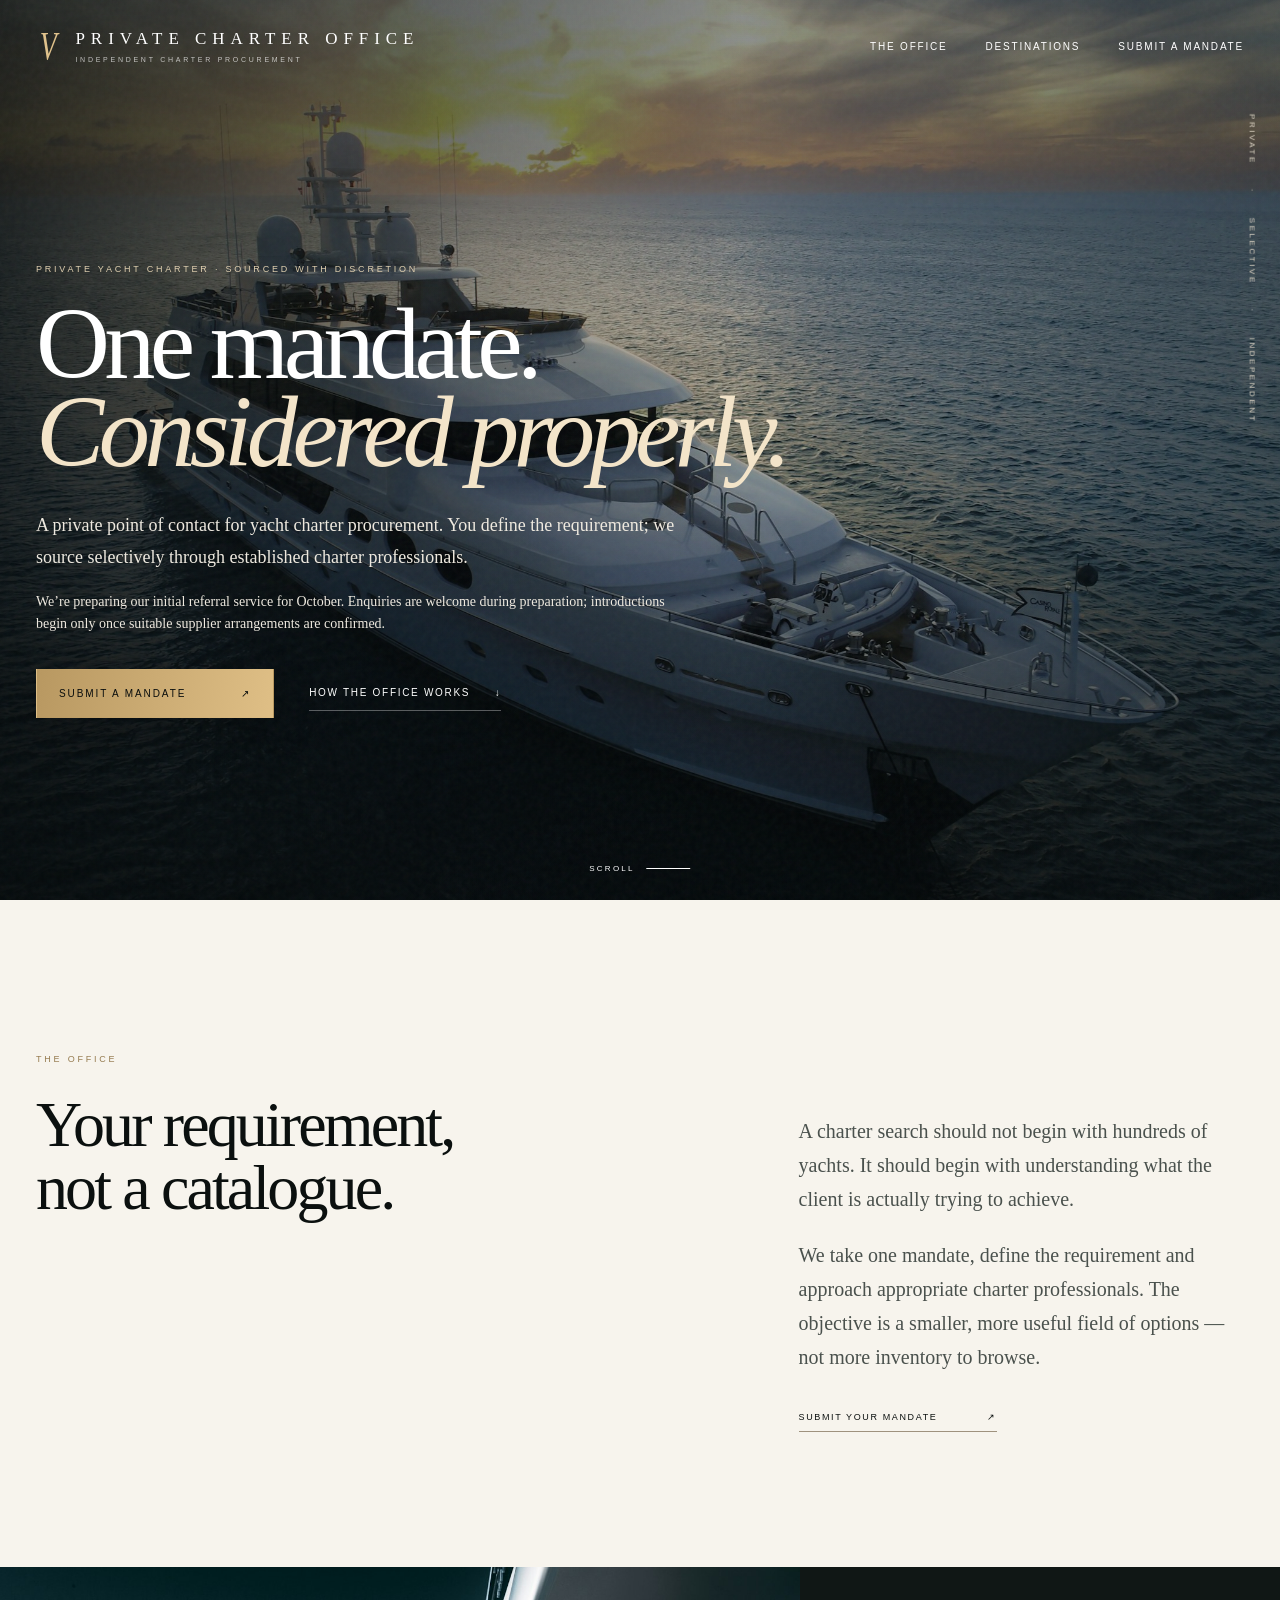
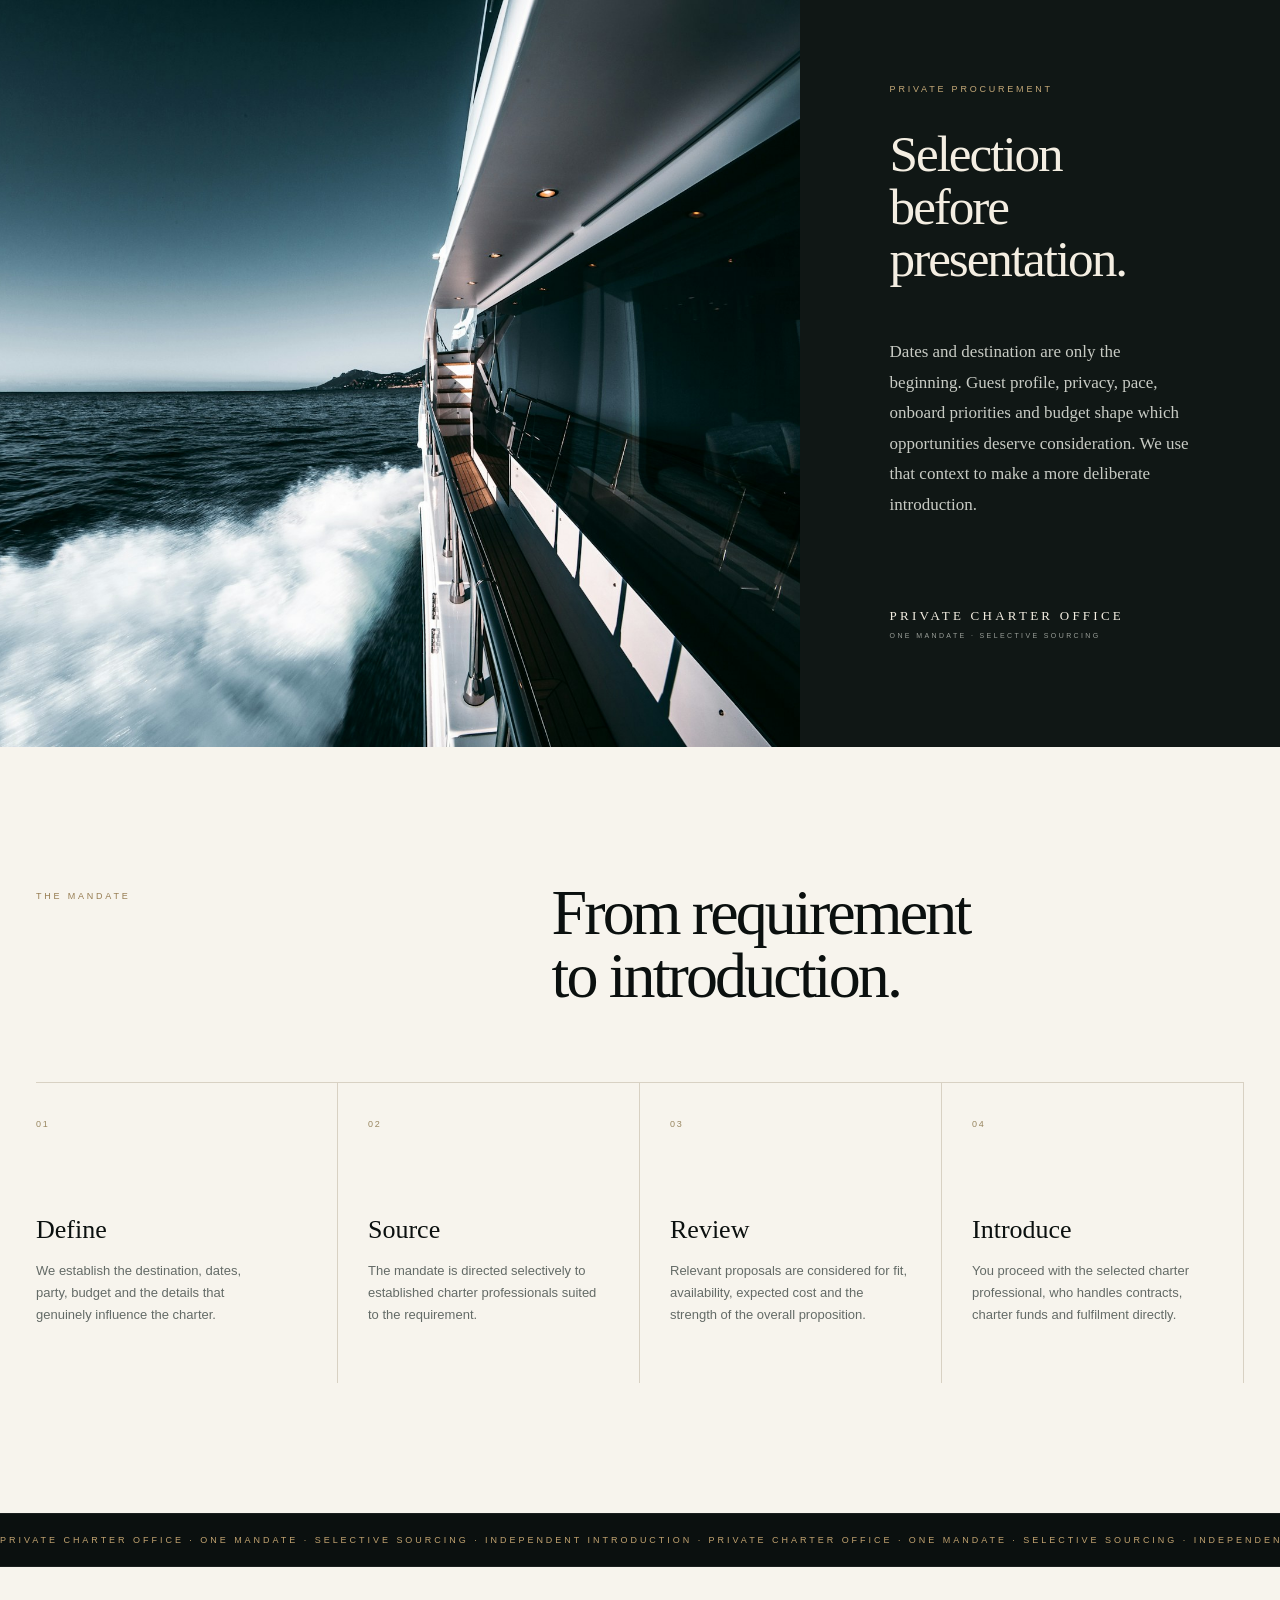
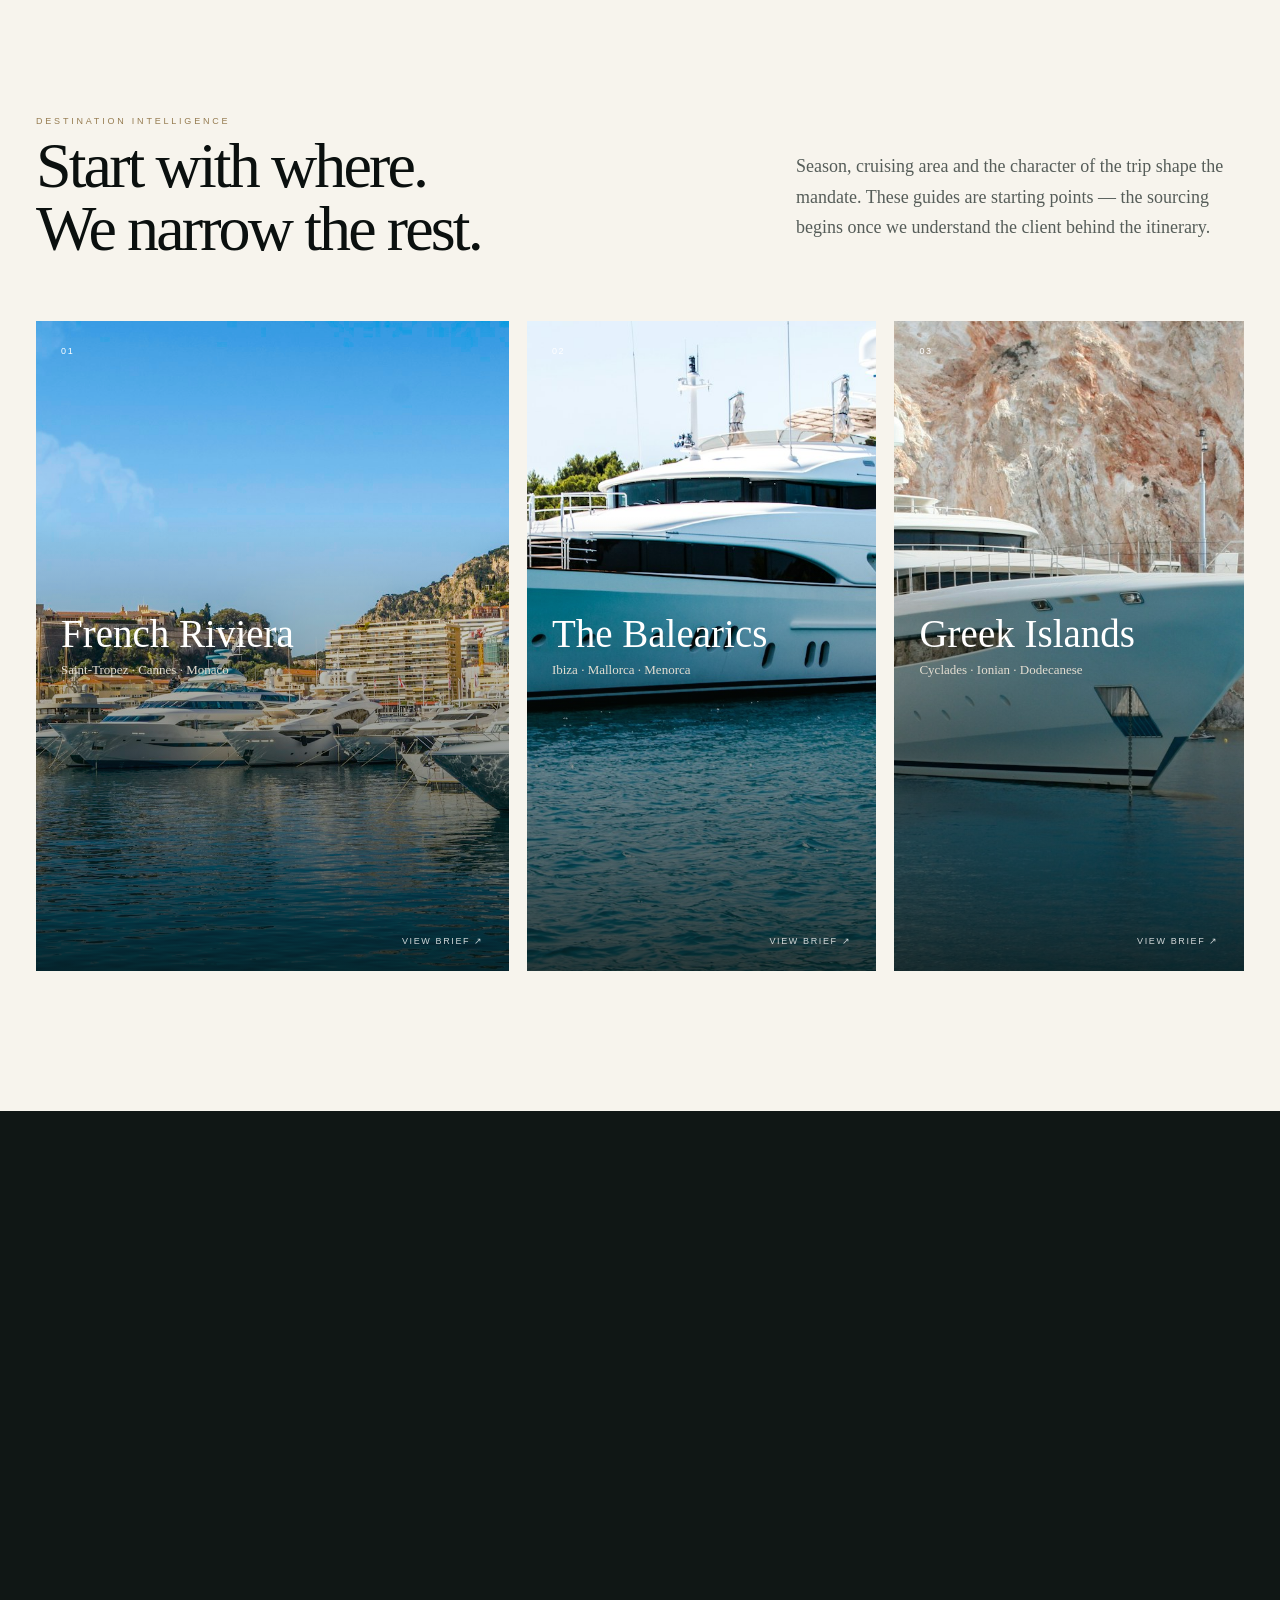
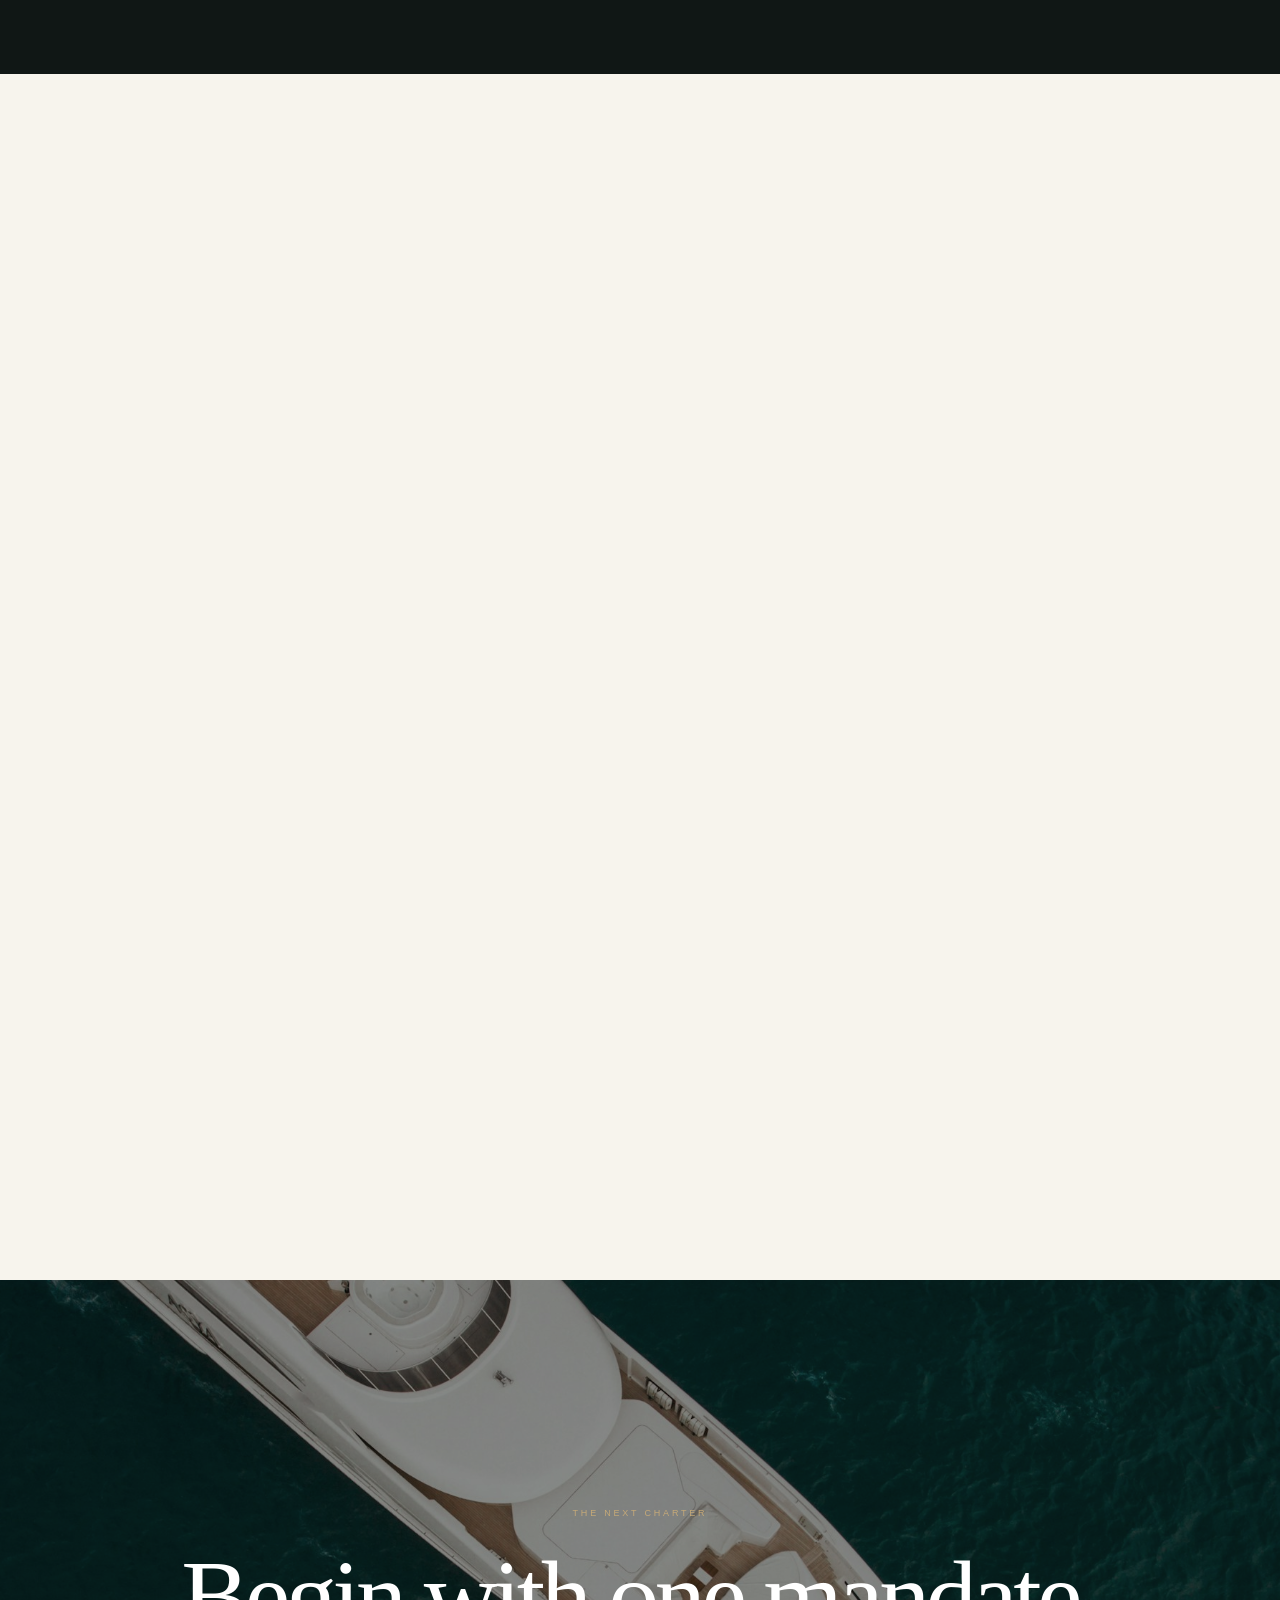
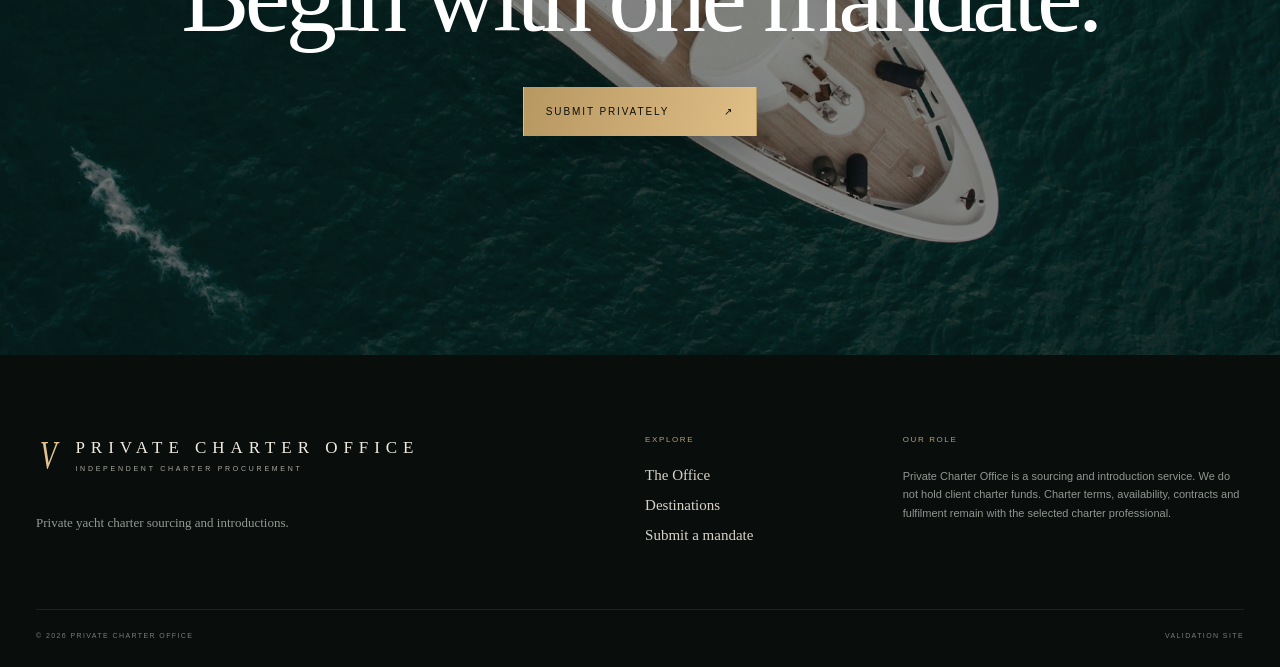
<file: index.html>
<!doctype html>
<html lang="en">
  <head>
    <meta charset="utf-8" />
    <meta name="viewport" content="width=device-width,initial-scale=1" />
    <title>Private Charter Office</title>
    <meta name="description" content="Discreet yacht charter procurement for private clients — one mandate, selectively sourced through established charter professionals." />
    <link rel="stylesheet" href="./styles.css" />
  </head>
  <body>
    <main>
      <section class="hero" id="top"><div class="heroMedia"></div><div class="shade"></div><div class="grain"></div>
        <nav class="nav shell"><a class="brand" href="#top"><i>V</i><span class="wordmark">PRIVATE CHARTER OFFICE<small>INDEPENDENT CHARTER PROCUREMENT</small></span></a><div class="navlinks"><a href="#approach">The Office</a><a href="#destinations">Destinations</a><a href="#brief">Submit a mandate</a></div><button class="menuBtn" id="menuBtn" aria-label="Open menu"><b></b><b></b></button></nav>
        <div class="mobileMenu" id="mobileMenu"><a href="#approach">The Office</a><a href="#destinations">Destinations</a><a href="#brief">Submit a mandate</a></div>
        <div class="heroCopy shell"><p class="eyebrow heroIn d1">PRIVATE YACHT CHARTER · SOURCED WITH DISCRETION</p><h1 class="heroIn d2">One mandate.<br /><em>Considered properly.</em></h1><p class="lead heroIn d3">A private point of contact for yacht charter procurement. You define the requirement; we source selectively through established charter professionals.</p><p class="lead heroIn d3" style="font-size:14px;line-height:1.55">We’re preparing our initial referral service for October. Enquiries are welcome during preparation; introductions begin only once suitable supplier arrangements are confirmed.</p><div class="heroActions heroIn d4"><a class="primary gold" href="#brief">Submit a mandate <span>↗</span></a><a class="textLink" href="#approach">How the office works <span>↓</span></a></div></div><div class="heroRail"><span>PRIVATE</span><span>SELECTIVE</span><span>INDEPENDENT</span></div><div class="scrollCue"><span>SCROLL</span><i></i></div>
      </section>
      <section class="statement shell" id="approach" data-reveal><p class="kicker">THE OFFICE</p><div class="statementGrid"><h2>Your requirement,<br />not a catalogue.</h2><div><p>A charter search should not begin with hundreds of yachts. It should begin with understanding what the client is actually trying to achieve.</p><p>We take one mandate, define the requirement and approach appropriate charter professionals. The objective is a smaller, more useful field of options — not more inventory to browse.</p><a class="lineLink" href="#brief">Submit your mandate <span>↗</span></a></div></div></section>
      <section class="editorial" data-reveal><div class="editorialImage"><div class="editorialImageInner"></div></div><div class="editorialCopy"><p class="kicker light">PRIVATE PROCUREMENT</p><h2>Selection before<br />presentation.</h2><p>Dates and destination are only the beginning. Guest profile, privacy, pace, onboard priorities and budget shape which opportunities deserve consideration. We use that context to make a more deliberate introduction.</p><div class="signature">PRIVATE CHARTER OFFICE<span>ONE MANDATE · SELECTIVE SOURCING</span></div></div></section>
      <section class="processWrap"><div class="shell processHead" data-reveal><p class="kicker">THE MANDATE</p><h2>From requirement<br />to introduction.</h2></div><div class="process shell"><article data-reveal><span>01</span><h3>Define</h3><p>We establish the destination, dates, party, budget and the details that genuinely influence the charter.</p><i>↗</i></article><article data-reveal><span>02</span><h3>Source</h3><p>The mandate is directed selectively to established charter professionals suited to the requirement.</p><i>↗</i></article><article data-reveal><span>03</span><h3>Review</h3><p>Relevant proposals are considered for fit, availability, expected cost and the strength of the overall proposition.</p><i>↗</i></article><article data-reveal><span>04</span><h3>Introduce</h3><p>You proceed with the selected charter professional, who handles contracts, charter funds and fulfilment directly.</p><i>↗</i></article></div></section>
      <section class="ticker" aria-hidden="true"><div>PRIVATE CHARTER OFFICE · ONE MANDATE · SELECTIVE SOURCING · INDEPENDENT INTRODUCTION · PRIVATE CHARTER OFFICE · ONE MANDATE · SELECTIVE SOURCING · INDEPENDENT INTRODUCTION ·</div></section>
      <section class="destinations shell" id="destinations"><div class="destHead" data-reveal><div><p class="kicker">DESTINATION INTELLIGENCE</p><h2>Start with where.<br />We narrow the rest.</h2></div><p>Season, cruising area and the character of the trip shape the mandate. These guides are starting points — the sourcing begins once we understand the client behind the itinerary.</p></div><div class="destinationGrid"><a href="./destinations/french-riviera.html" class="destinationCard one" data-reveal><div class="destShade"></div><span>01</span><div><h3>French Riviera</h3><p>Saint-Tropez · Cannes · Monaco</p></div><b>View brief ↗</b></a><a href="./destinations/balearics.html" class="destinationCard two" data-reveal><div class="destShade"></div><span>02</span><div><h3>The Balearics</h3><p>Ibiza · Mallorca · Menorca</p></div><b>View brief ↗</b></a><a href="./destinations/greek-islands.html" class="destinationCard three" data-reveal><div class="destShade"></div><span>03</span><div><h3>Greek Islands</h3><p>Cyclades · Ionian · Dodecanese</p></div><b>View brief ↗</b></a></div></section>
      <section class="manifesto"><div class="shell manifestoInner" data-reveal><p class="kicker light">OFFICE PRINCIPLE No. 01</p><blockquote>“The value is not in showing everything. It is in knowing what deserves to be shown.”</blockquote><p class="manifestoNote">A more considered route into the charter market.</p></div></section>
      <section class="brief shell" id="brief"><div class="briefIntro" data-reveal><p class="kicker">PRIVATE MANDATE</p><h2>Define the<br />requirement.</h2><p>Give us the essentials once. We use them to assess the mandate and identify the appropriate route into the charter market.</p><div class="serviceNotes"><span>01 · Selective introductions</span><span>02 · No charterer service fee</span><span>03 · Charter funds remain with the professional</span></div></div><form id="briefForm" action="https://formspree.io/f/mnpqekbo" method="POST" data-reveal><input type="hidden" name="_subject" value="New Private Charter Mandate" /><input type="hidden" name="enquiry_reference" /><input type="hidden" name="consent_version" value="2026-09-16" /><div hidden aria-hidden="true"><label>Leave blank<input name="_gotcha" tabindex="-1" autocomplete="off" /></label></div><div class="formHead"><span>THE REQUIREMENT</span><span>01 — 06</span></div><div class="grid2"><label>Preferred cruising area<input required name="area" maxlength="180" placeholder="e.g. South of France" /></label><label>Preferred dates including year<input required name="dates" maxlength="180" placeholder="e.g. 12–19 July 2027" /></label></div><div class="grid2"><label>Guests<input required name="guests" maxlength="120" placeholder="e.g. 8 adults, 2 children" /></label><label>Indicative charter budget<select required name="budget"><option value="" selected disabled>Select range</option><option>£50k–£100k</option><option>£100k–£250k</option><option>£250k–£500k</option><option>£500k+</option></select></label></div><div class="grid2"><label>Budget covers<select required name="budget_scope"><option value="" selected disabled>Select basis</option><option>Charter fee only</option><option>Total trip budget including extras</option><option>Not sure — please advise</option></select></label><label>Date flexibility<select name="date_flexibility"><option>Fixed dates</option><option>Flexible by a few days</option><option>Flexible — please suggest dates</option></select></label></div><label>What matters most?<textarea name="requirements" maxlength="4000" rows="5" placeholder="Privacy, pace, entertaining, chef, beach club, gym, water toys, accessibility or anything else that should shape the search."></textarea></label><div class="grid2"><label>Name<input required name="name" maxlength="120" autocomplete="name" /></label><label>Email<input required type="email" name="email" maxlength="254" autocomplete="email" /></label></div><label>Phone / WhatsApp (optional)<input type="tel" name="phone" maxlength="80" autocomplete="tel" placeholder="Include your country code" /></label><label class="check"><input type="checkbox" name="sharing_permission" value="accepted" /><span>I agree that my brief and contact details may be shared with the charter professional selected for this enquiry. If I leave this unchecked, please contact me before sharing them.</span></label><label class="check"><input required type="checkbox" name="service_acknowledgement" value="accepted" /><span>I understand Private Charter Office provides sourcing and introductions. Charter contracts and payments are completed directly with the selected charter professional.</span></label><button class="primary dark" type="submit">Submit mandate <span>↗</span></button><p id="formStatus" role="status" aria-live="polite" tabindex="-1"></p><p class="micro">You can also email <a href="mailto:privatecharteroffice@gmail.com">privatecharteroffice@gmail.com</a>.</p><p class="micro">Your information is treated as confidential and used only in connection with your charter enquiry. Your mandate is securely stored for review and handover. If JavaScript is unavailable, Formspree sends the form to our inbox. Please avoid including sensitive personal information at this stage.</p></form><div class="success" id="success" role="status" tabindex="-1"><p class="kicker">MANDATE RECEIVED</p><h3>Thank you.</h3><p>Your mandate has been submitted successfully. <span id="successReference"></span> We will review the requirement and contact you by email. Any introduction will follow your sharing preference; submitting a mandate does not confirm yacht availability or a booking.</p></div></section>
      <section class="closing"><div class="closingMedia"></div><div class="closingShade"></div><div class="shell closingCopy" data-reveal><p class="kicker light">THE NEXT CHARTER</p><h2>Begin with one mandate.</h2><a href="#brief" class="primary gold">Submit privately <span>↗</span></a></div></section>
      <footer><div class="shell foot"><div><a class="brand inverse" href="#top"><i>V</i><span class="wordmark">PRIVATE CHARTER OFFICE<small>INDEPENDENT CHARTER PROCUREMENT</small></span></a><p class="footTag">Private yacht charter sourcing and introductions.</p></div><div class="footCols"><div><span>EXPLORE</span><a href="#approach">The Office</a><a href="#destinations">Destinations</a><a href="#brief">Submit a mandate</a></div><div><span>OUR ROLE</span><p>Private Charter Office is a sourcing and introduction service. We do not hold client charter funds. Charter terms, availability, contracts and fulfilment remain with the selected charter professional.</p></div></div></div><div class="shell legal"><span>© 2026 PRIVATE CHARTER OFFICE</span><span>VALIDATION SITE</span></div></footer>
    </main><script src="./script.js"></script>
  </body>
</html>
</file>
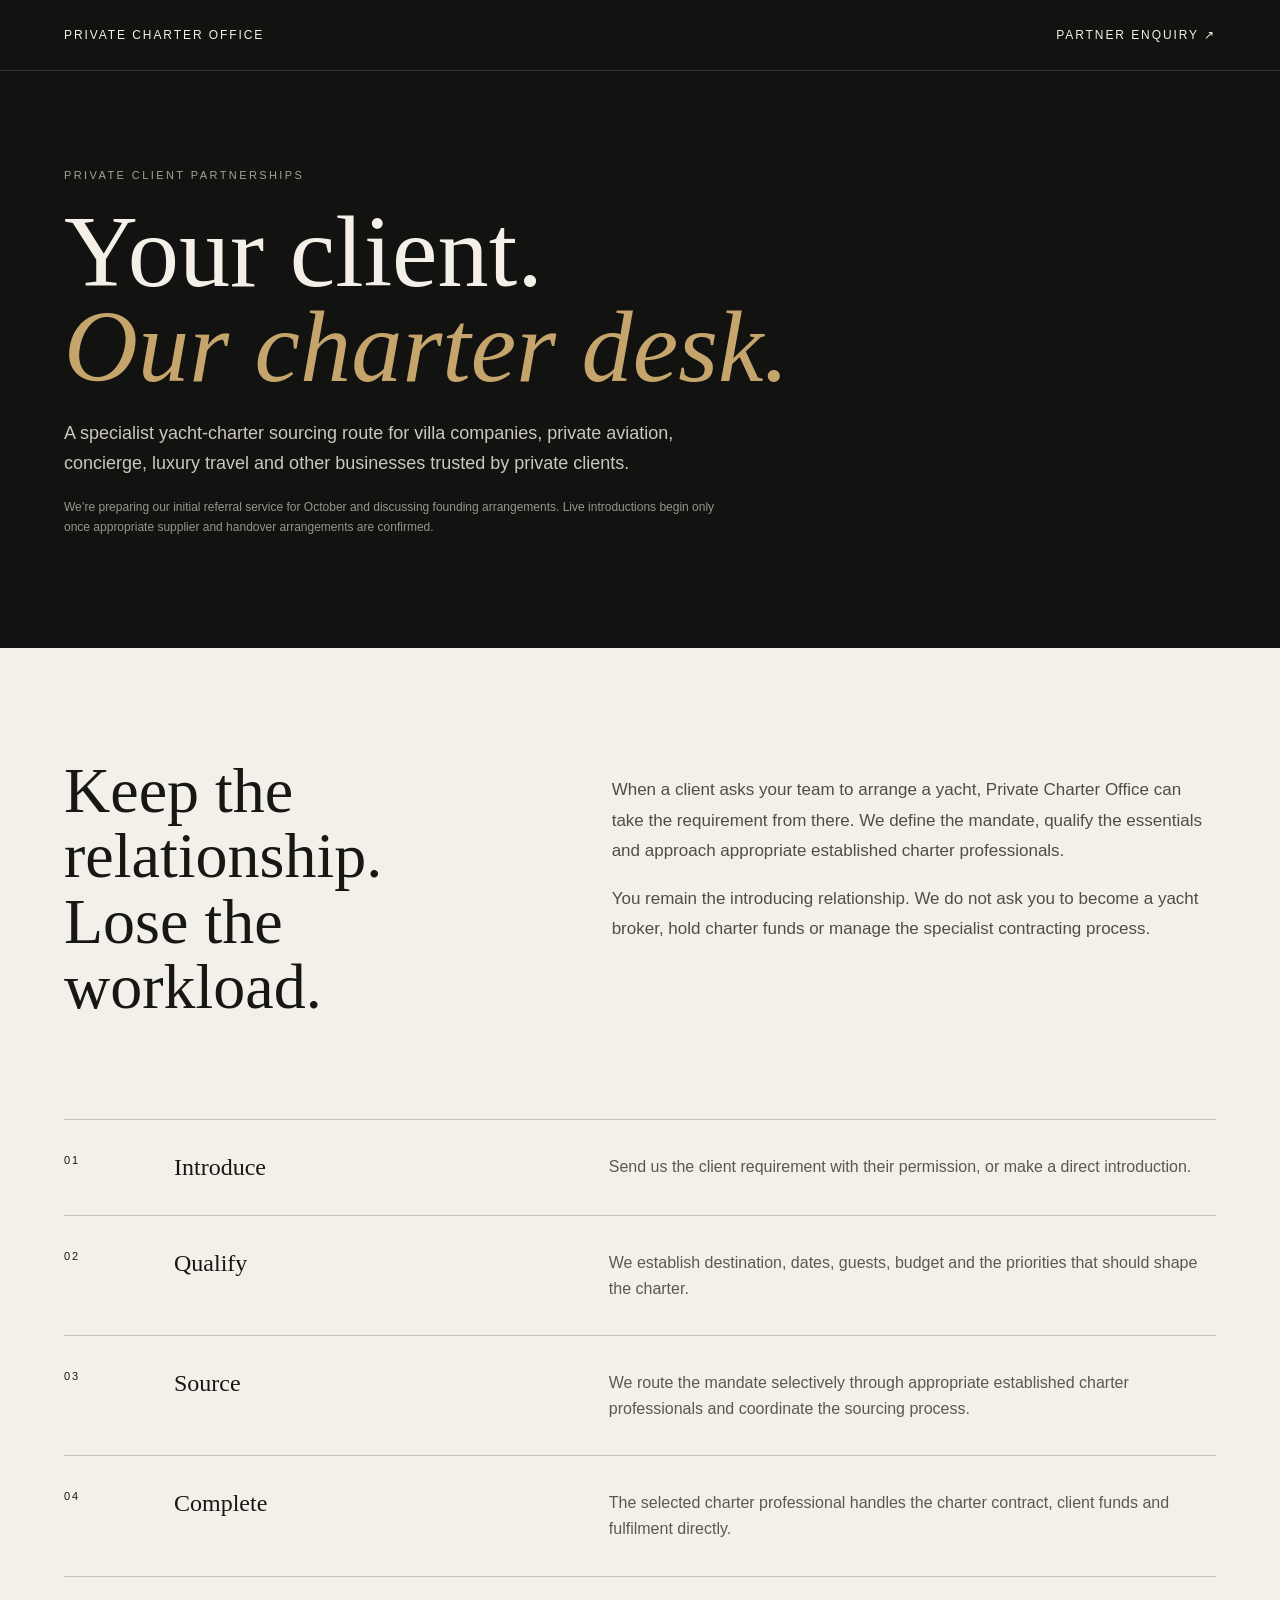
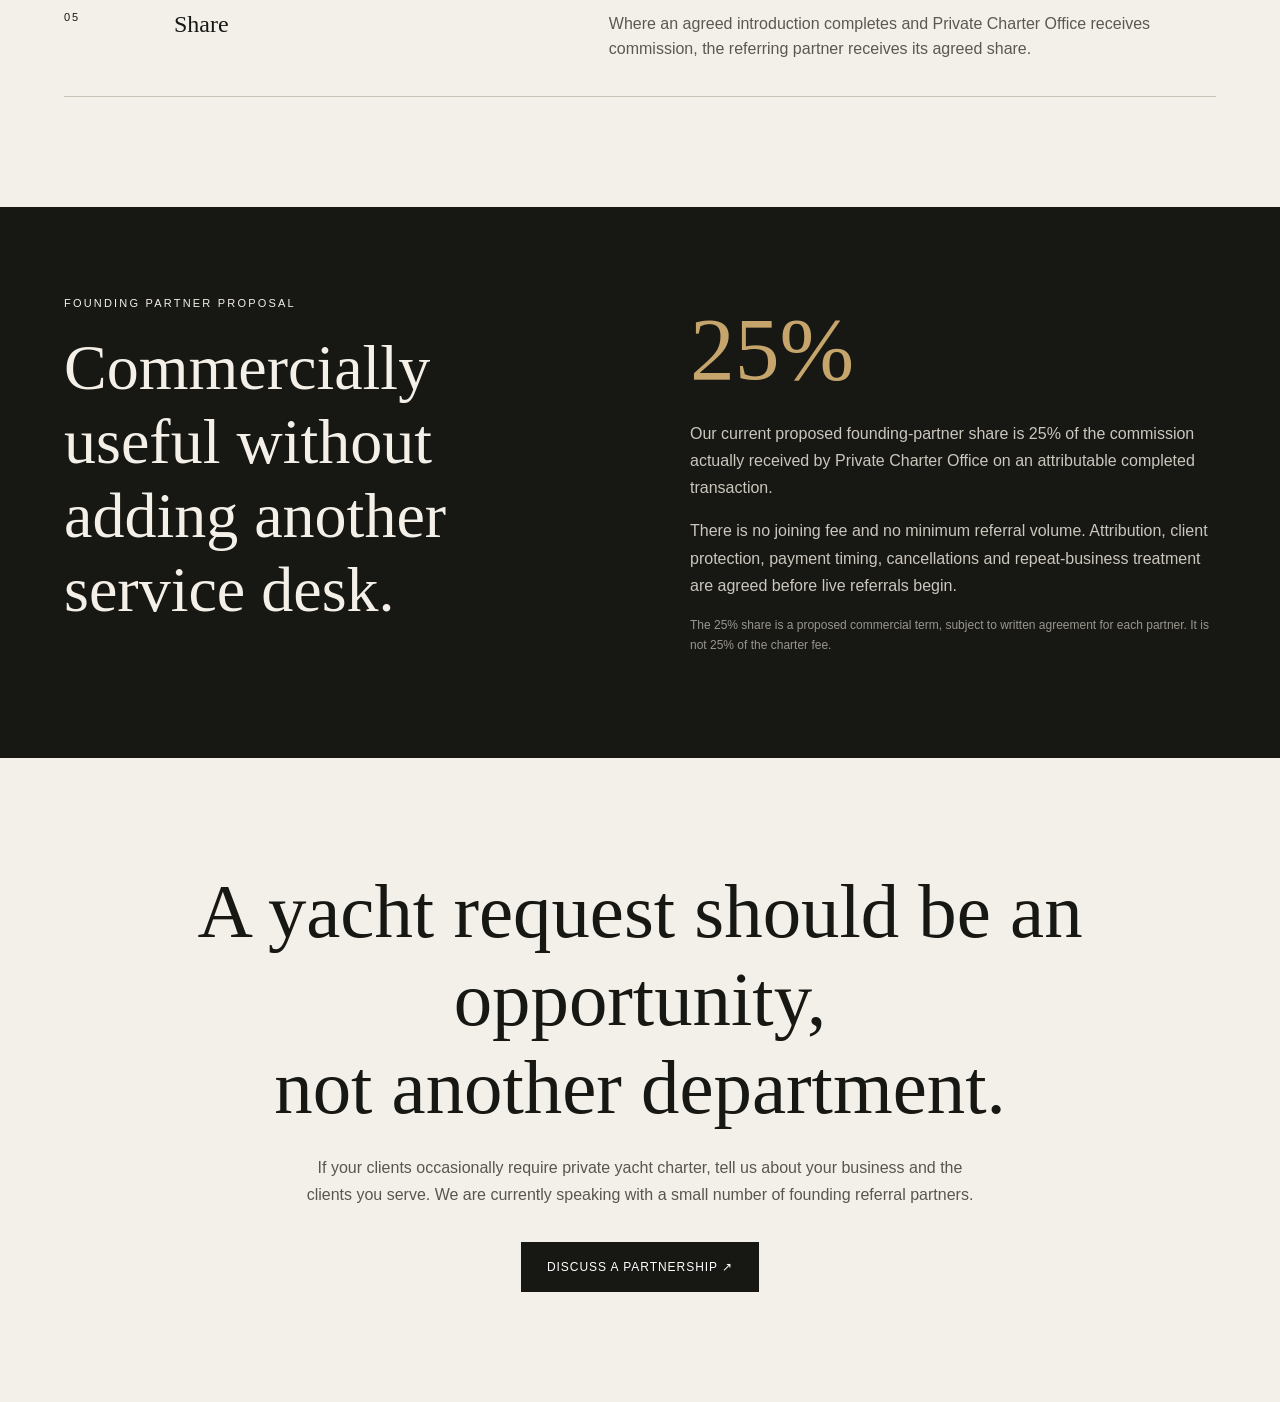
<file: partners.html>
<!doctype html><html lang="en"><head><meta charset="utf-8"><meta name="viewport" content="width=device-width,initial-scale=1"><title>Private Client Partners — Private Charter Office</title><meta name="description" content="A discreet yacht charter referral relationship for villa, concierge, aviation, travel and private-client businesses."><link rel="stylesheet" href="./styles.css"><style>body{background:#f3f0e9;color:#171714}.partnerHero{min-height:72vh;background:#121210;color:#f4f0e8;display:flex;flex-direction:column}.partnerNav{display:flex;justify-content:space-between;align-items:center;padding:28px 5vw;border-bottom:1px solid rgba(255,255,255,.12);font-size:12px;letter-spacing:.16em}.partnerNav a{color:inherit;text-decoration:none}.partnerHeroInner{width:min(1180px,90vw);margin:auto;padding:90px 0}.partnerHero .ey{font-size:11px;letter-spacing:.22em;opacity:.65}.partnerHero h1{font-family:Georgia,serif;font-weight:400;font-size:clamp(52px,8vw,112px);line-height:.92;max-width:1000px;margin:24px 0}.partnerHero h1 em{font-weight:400;color:#c5a56b}.partnerHero p{max-width:660px;font-size:18px;line-height:1.7;color:#cbc7bd}.partnerMain{width:min(1180px,90vw);margin:auto;padding:110px 0}.partnerGrid{display:grid;grid-template-columns:1fr 1.35fr;gap:100px;padding-bottom:100px}.partnerGrid h2{font-family:Georgia,serif;font-weight:400;font-size:clamp(38px,5vw,66px);line-height:1.02;margin:0}.partnerGrid p{font-size:17px;line-height:1.8;color:#504d47}.steps{border-top:1px solid #c9c3b7}.step{display:grid;grid-template-columns:80px 1fr 1.5fr;gap:30px;padding:34px 0;border-bottom:1px solid #c9c3b7}.step span{font-size:11px;letter-spacing:.18em}.step h3{margin:0;font:400 24px Georgia,serif}.step p{margin:0;color:#5c5851;line-height:1.6}.terms{background:#171714;color:#f4f0e8;padding:90px 5vw}.termsIn{width:min(1180px,100%);margin:auto;display:grid;grid-template-columns:1fr 1fr;gap:100px}.terms h2{font:400 clamp(38px,5vw,64px) Georgia,serif;margin:0}.terms strong{display:block;font:400 clamp(52px,7vw,90px) Georgia,serif;color:#c5a56b;margin-bottom:20px}.terms p{color:#cbc7bd;line-height:1.7}.partnerCta{padding:110px 5vw;text-align:center}.partnerCta h2{font:400 clamp(42px,6vw,78px) Georgia,serif;margin:0 0 22px}.partnerCta p{max-width:680px;margin:0 auto 34px;color:#59564f;line-height:1.7}.partnerCta a{display:inline-block;background:#171714;color:white;padding:18px 26px;text-decoration:none;letter-spacing:.08em;font-size:12px}.small{font-size:12px!important;opacity:.72}@media(max-width:760px){.partnerGrid,.termsIn{grid-template-columns:1fr;gap:45px}.step{grid-template-columns:45px 1fr}.step p{grid-column:2}.partnerHeroInner{padding:70px 0}}</style></head><body><section class="partnerHero"><div class="partnerNav"><a href="./index.html">PRIVATE CHARTER OFFICE</a><a href="mailto:privatecharteroffice@gmail.com?subject=Private%20client%20partner%20enquiry">PARTNER ENQUIRY ↗</a></div><div class="partnerHeroInner"><div class="ey">PRIVATE CLIENT PARTNERSHIPS</div><h1>Your client.<br><em>Our charter desk.</em></h1><p>A specialist yacht-charter sourcing route for villa companies, private aviation, concierge, luxury travel and other businesses trusted by private clients.</p><p class="small">We’re preparing our initial referral service for October and discussing founding arrangements. Live introductions begin only once appropriate supplier and handover arrangements are confirmed.</p></div></section><main class="partnerMain"><section class="partnerGrid"><h2>Keep the relationship.<br>Lose the workload.</h2><div><p>When a client asks your team to arrange a yacht, Private Charter Office can take the requirement from there. We define the mandate, qualify the essentials and approach appropriate established charter professionals.</p><p>You remain the introducing relationship. We do not ask you to become a yacht broker, hold charter funds or manage the specialist contracting process.</p></div></section><section class="steps"><div class="step"><span>01</span><h3>Introduce</h3><p>Send us the client requirement with their permission, or make a direct introduction.</p></div><div class="step"><span>02</span><h3>Qualify</h3><p>We establish destination, dates, guests, budget and the priorities that should shape the charter.</p></div><div class="step"><span>03</span><h3>Source</h3><p>We route the mandate selectively through appropriate established charter professionals and coordinate the sourcing process.</p></div><div class="step"><span>04</span><h3>Complete</h3><p>The selected charter professional handles the charter contract, client funds and fulfilment directly.</p></div><div class="step"><span>05</span><h3>Share</h3><p>Where an agreed introduction completes and Private Charter Office receives commission, the referring partner receives its agreed share.</p></div></section></main><section class="terms"><div class="termsIn"><div><div style="font-size:11px;letter-spacing:.2em;margin-bottom:22px">FOUNDING PARTNER PROPOSAL</div><h2>Commercially useful without adding another service desk.</h2></div><div><strong>25%</strong><p>Our current proposed founding-partner share is 25% of the commission actually received by Private Charter Office on an attributable completed transaction.</p><p>There is no joining fee and no minimum referral volume. Attribution, client protection, payment timing, cancellations and repeat-business treatment are agreed before live referrals begin.</p><p class="small">The 25% share is a proposed commercial term, subject to written agreement for each partner. It is not 25% of the charter fee.</p></div></div></section><section class="partnerCta"><h2>A yacht request should be an opportunity,<br>not another department.</h2><p>If your clients occasionally require private yacht charter, tell us about your business and the clients you serve. We are currently speaking with a small number of founding referral partners.</p><a href="mailto:privatecharteroffice@gmail.com?subject=Private%20client%20partner%20enquiry">DISCUSS A PARTNERSHIP ↗</a></section></body></html>
</file>
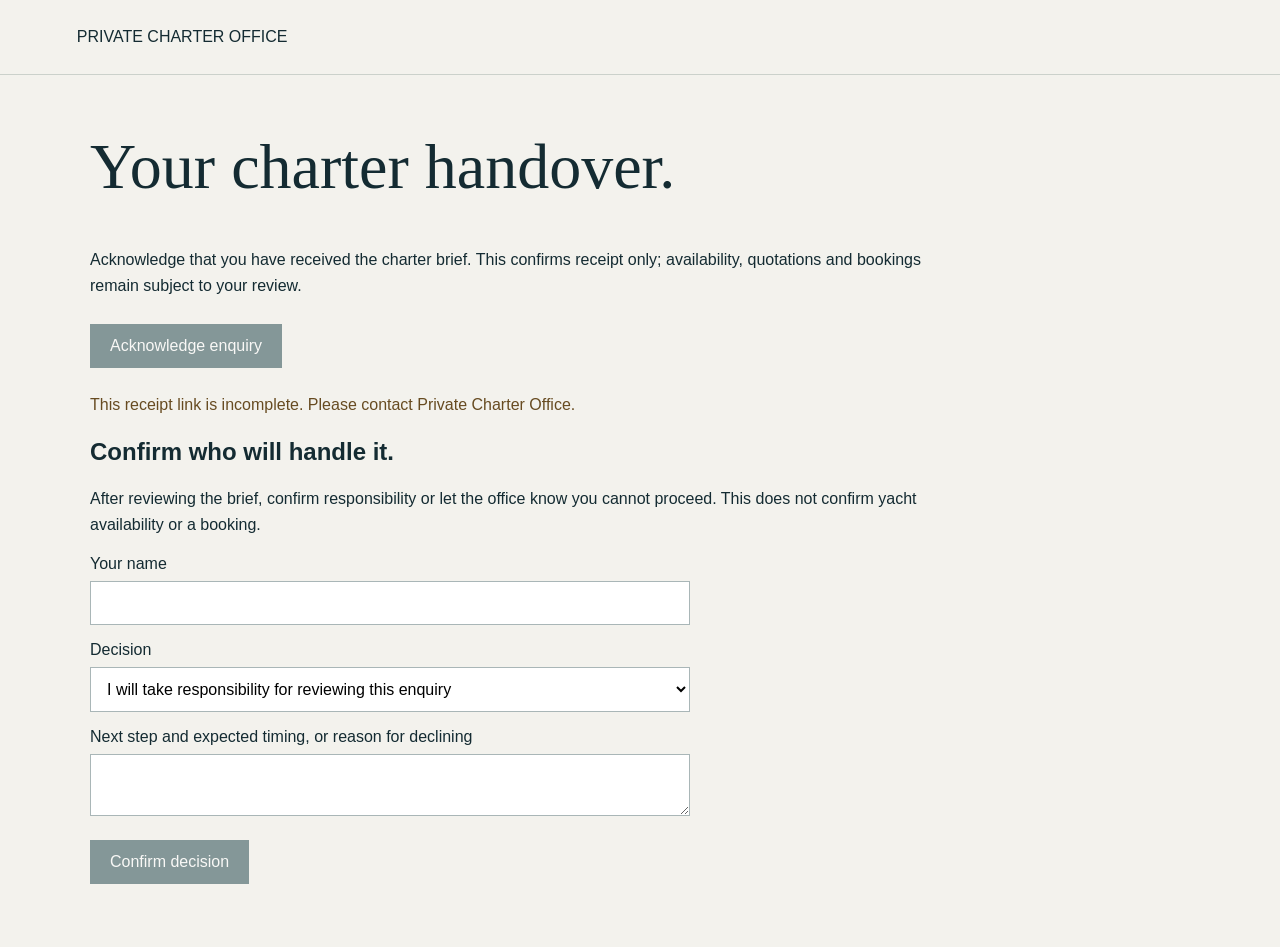
<file: bridge/ack.html>
<!doctype html><html lang="en"><head><meta charset="utf-8"><meta name="viewport" content="width=device-width,initial-scale=1"><meta name="robots" content="noindex,nofollow"><meta name="referrer" content="no-referrer"><title>Acknowledge charter enquiry</title><link rel="stylesheet" href="desk.css"></head><body><header>PRIVATE CHARTER OFFICE</header><main><h1>Your charter handover.</h1><p>Acknowledge that you have received the charter brief. This confirms receipt only; availability, quotations and bookings remain subject to your review.</p><button id="ack">Acknowledge enquiry</button><p id="status" role="status" aria-live="polite"></p><h2>Confirm who will handle it.</h2><p>After reviewing the brief, confirm responsibility or let the office know you cannot proceed. This does not confirm yacht availability or a booking.</p><form id="response"><label>Your name<input name="owner" required minlength="2" maxlength="120" autocomplete="name"></label><label>Decision<select name="decision"><option value="accepted">I will take responsibility for reviewing this enquiry</option><option value="declined">We cannot take this enquiry forward</option></select></label><label>Next step and expected timing, or reason for declining<textarea name="next_steps" required minlength="10" maxlength="2000"></textarea></label><button id="respond">Confirm decision</button></form></main><script src="ack.js"></script></body></html>
</file>
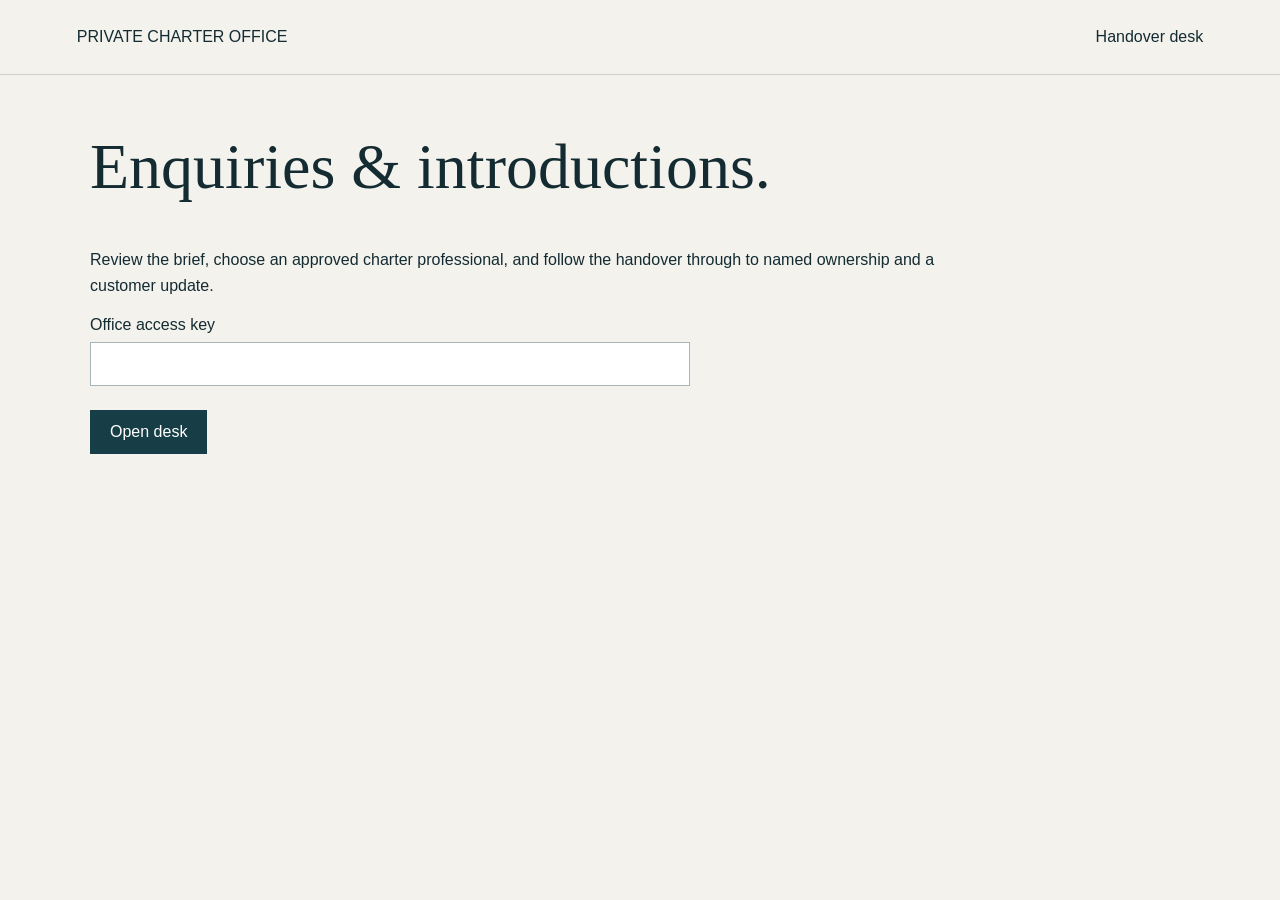
<file: bridge/desk.html>
<!doctype html><html lang="en"><head><meta charset="utf-8"><meta name="viewport" content="width=device-width,initial-scale=1"><meta name="robots" content="noindex,nofollow"><meta name="referrer" content="no-referrer"><title>Charter handover desk</title><link rel="stylesheet" href="desk.css"></head><body><header><a href="/">PRIVATE CHARTER OFFICE</a><span>Handover desk</span></header><main><h1>Enquiries & introductions.</h1><p>Review the brief, choose an approved charter professional, and follow the handover through to named ownership and a customer update.</p><form id="login"><label>Office access key<input id="key" type="password" required autocomplete="off"></label><button>Open desk</button></form><p id="status" role="status" aria-live="polite"></p><section id="desk" hidden><nav><a href="prospects.html">Partnership tracker</a><a href="partner-checklist.html">Partner approval checklist</a><button id="refresh">Refresh</button><button id="previous">Newer enquiries</button><button id="next">Older enquiries</button><button id="logout">Lock desk</button></nav><p>Queued emails await the office delivery worker. “Sent” means Gmail accepted the email; “Acknowledged” means the recipient used the receipt link. “Partner owned” means a named person accepted responsibility for review. Customer updates, follow-up deadlines and exceptions remain visible below. Replies and availability still need office review.</p><p id="page-info"></p><div id="enquiries"></div><details><summary>Import an email enquiry</summary><p>Review the original message and record its source. Reuse the same reference if an import is interrupted. This saves the brief and queues a customer receipt; it does not send it to a charter partner.</p><form id="import"><label>Enquiry reference<input name="enquiry_reference" required pattern="PCO-[A-Z0-9-]{8,75}"></label><label>Customer name<input name="name" required maxlength="120"></label><label>Email<input name="email" type="email" required maxlength="254"></label><label>Phone (optional)<input name="phone" maxlength="80"></label><label>Destination<input name="area" required maxlength="180"></label><label>Dates including year<input name="dates" required maxlength="180"></label><label>Date flexibility<input name="date_flexibility" maxlength="100"></label><label>Guests<input name="guests" required maxlength="120"></label><label>Budget in GBP<input name="budget" required maxlength="80"></label><label>Budget basis<input name="budget_scope" required maxlength="100" placeholder="Charter fee only or total trip budget"></label><label>Priorities<textarea name="requirements" maxlength="4000"></textarea></label><label>Source message and consent evidence<textarea name="evidence" required minlength="20" maxlength="2000" placeholder="Original email message ID/date; exact evidence of permissions below"></textarea></label><label><input name="sharing_permission" type="checkbox"> The customer explicitly permitted sharing their brief and contact details with the selected charter professional.</label><label><input name="service_acknowledgement" type="checkbox" required> The customer understands the selected charter professional handles availability, contract and funds.</label><label><input name="is_test" type="checkbox"> Rehearsal (office inbox only)</label><button>Save email enquiry</button></form></details><details><summary>Add an approved partner</summary><form id="partner"><label>Company<input name="company" required maxlength="180"></label><label>Handover email<input name="email" type="email" required></label><label>Territories<input name="territories" required maxlength="500"></label><label>Written terms / approval evidence (complete the partner checklist first)<textarea name="terms_evidence" required minlength="11" maxlength="2000"></textarea></label><label><input name="verified" type="checkbox" required> I have verified this recipient and have written approval and agreed terms.</label><label><input name="is_test" type="checkbox"> Rehearsal partner (office inbox only)</label><button>Register partner</button></form></details></section></main><script src="desk.js"></script></body></html>
</file>
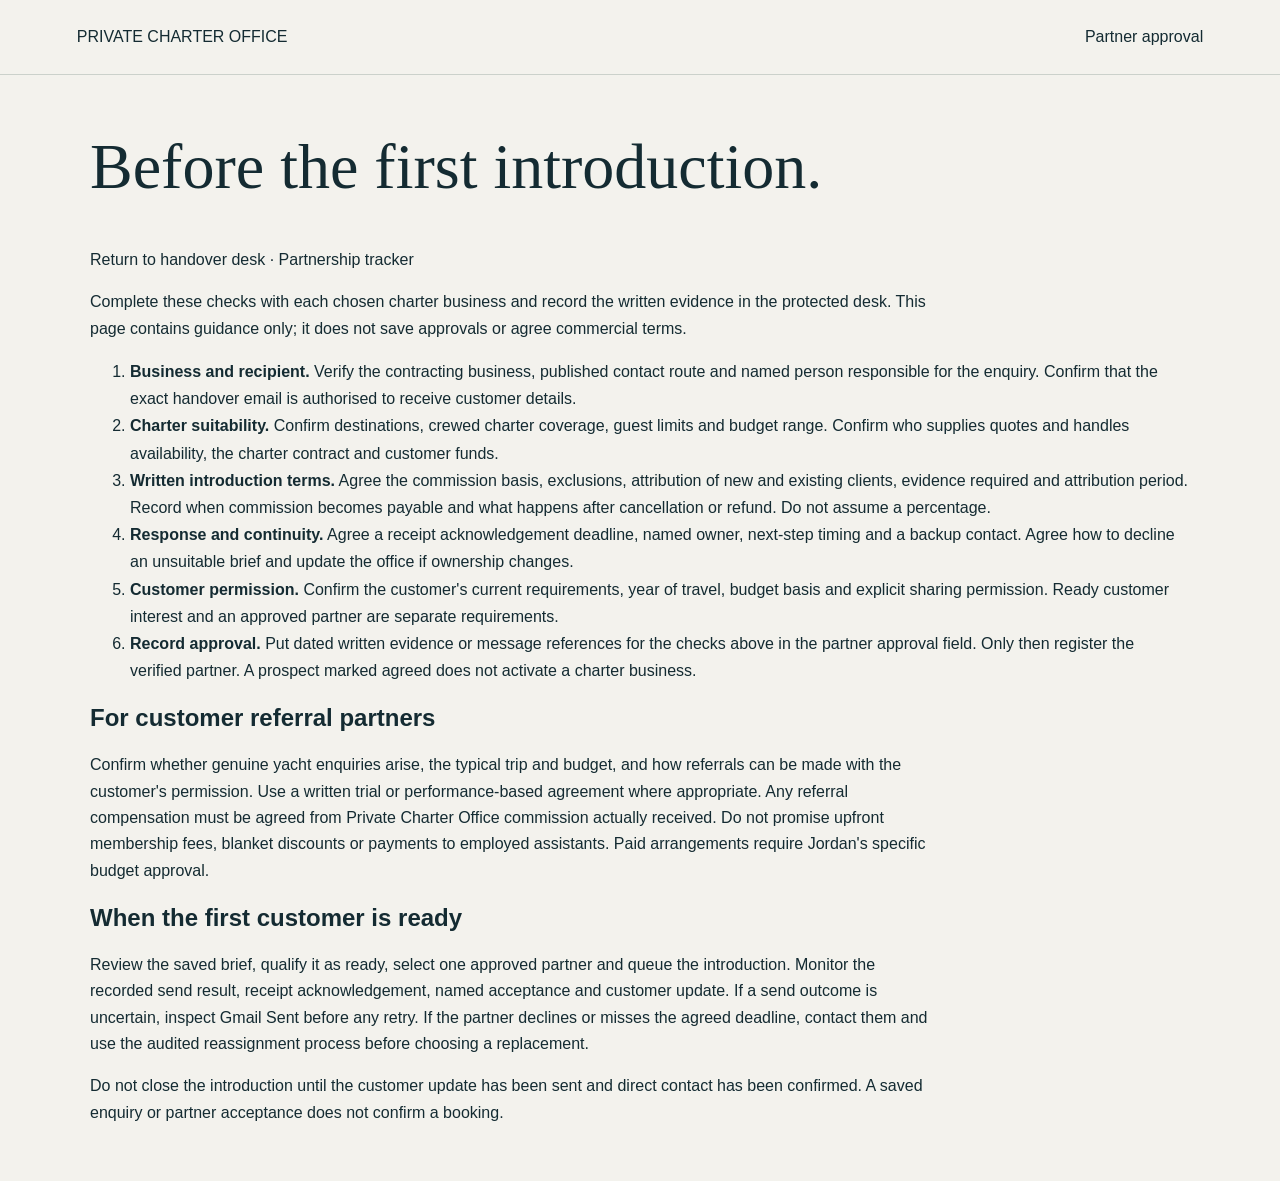
<file: bridge/partner-checklist.html>
<!doctype html>
<html lang="en"><head><meta charset="utf-8"><meta name="viewport" content="width=device-width,initial-scale=1"><meta name="robots" content="noindex,nofollow"><meta name="referrer" content="no-referrer"><title>Partner approval checklist</title><link rel="stylesheet" href="desk.css"></head>
<body><header><a href="/">PRIVATE CHARTER OFFICE</a><span>Partner approval</span></header><main><h1>Before the first introduction.</h1><p><a href="desk.html">Return to handover desk</a> · <a href="prospects.html">Partnership tracker</a></p><p>Complete these checks with each chosen charter business and record the written evidence in the protected desk. This page contains guidance only; it does not save approvals or agree commercial terms.</p>
<ol>
<li><strong>Business and recipient.</strong> Verify the contracting business, published contact route and named person responsible for the enquiry. Confirm that the exact handover email is authorised to receive customer details.</li>
<li><strong>Charter suitability.</strong> Confirm destinations, crewed charter coverage, guest limits and budget range. Confirm who supplies quotes and handles availability, the charter contract and customer funds.</li>
<li><strong>Written introduction terms.</strong> Agree the commission basis, exclusions, attribution of new and existing clients, evidence required and attribution period. Record when commission becomes payable and what happens after cancellation or refund. Do not assume a percentage.</li>
<li><strong>Response and continuity.</strong> Agree a receipt acknowledgement deadline, named owner, next-step timing and a backup contact. Agree how to decline an unsuitable brief and update the office if ownership changes.</li>
<li><strong>Customer permission.</strong> Confirm the customer's current requirements, year of travel, budget basis and explicit sharing permission. Ready customer interest and an approved partner are separate requirements.</li>
<li><strong>Record approval.</strong> Put dated written evidence or message references for the checks above in the partner approval field. Only then register the verified partner. A prospect marked agreed does not activate a charter business.</li>
</ol>
<h2>For customer referral partners</h2><p>Confirm whether genuine yacht enquiries arise, the typical trip and budget, and how referrals can be made with the customer's permission. Use a written trial or performance-based agreement where appropriate. Any referral compensation must be agreed from Private Charter Office commission actually received. Do not promise upfront membership fees, blanket discounts or payments to employed assistants. Paid arrangements require Jordan's specific budget approval.</p>
<h2>When the first customer is ready</h2><p>Review the saved brief, qualify it as ready, select one approved partner and queue the introduction. Monitor the recorded send result, receipt acknowledgement, named acceptance and customer update. If a send outcome is uncertain, inspect Gmail Sent before any retry. If the partner declines or misses the agreed deadline, contact them and use the audited reassignment process before choosing a replacement.</p><p>Do not close the introduction until the customer update has been sent and direct contact has been confirmed. A saved enquiry or partner acceptance does not confirm a booking.</p></main></body></html>
</file>
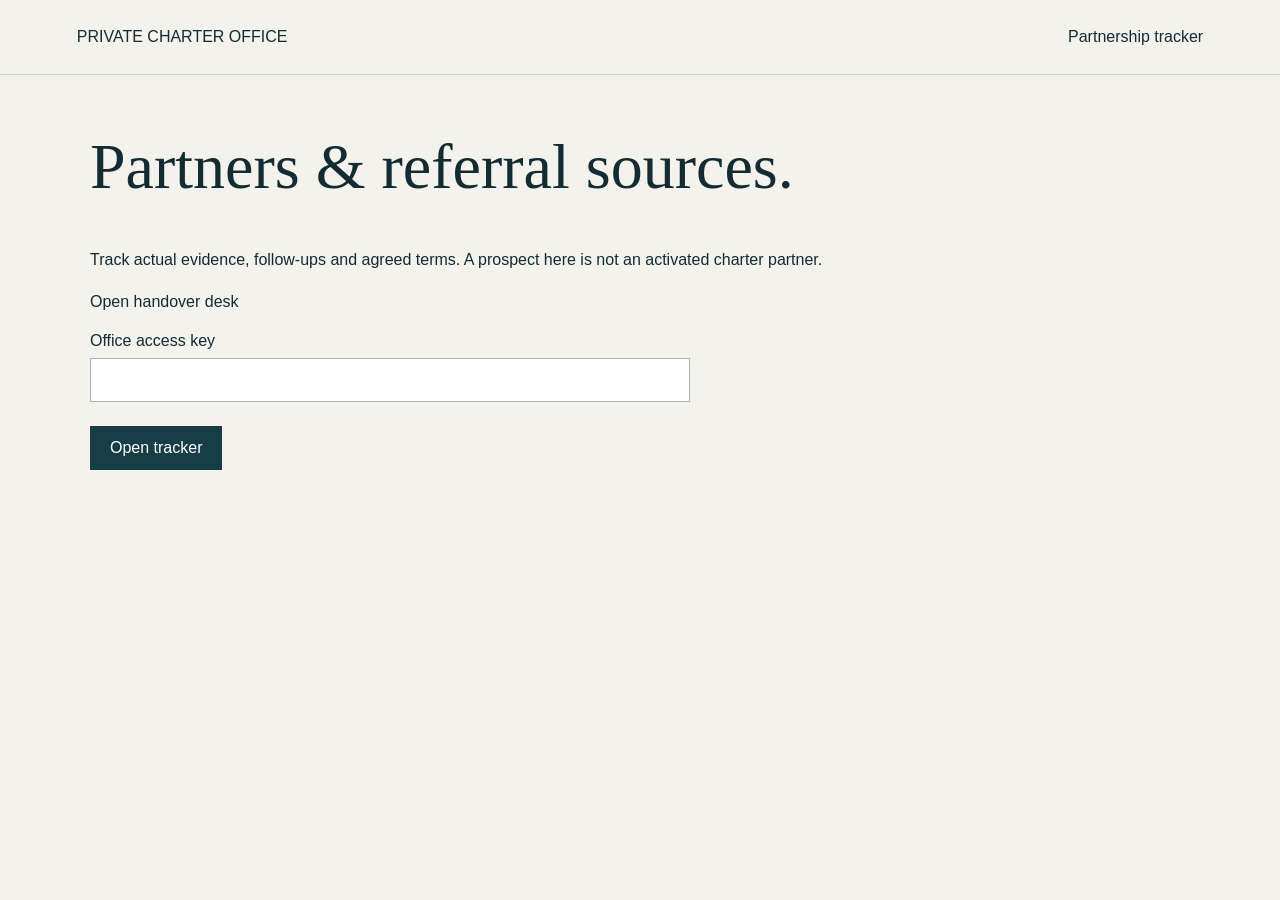
<file: bridge/prospects.html>
<!doctype html>
<html lang="en"><head><meta charset="utf-8"><meta name="viewport" content="width=device-width,initial-scale=1"><title>Partnership tracker — Private Charter Office</title><link rel="stylesheet" href="/bridge/desk.css"><script defer src="/bridge/prospects.js"></script></head>
<body><header><a href="/">PRIVATE CHARTER OFFICE</a><span>Partnership tracker</span></header><main><h1>Partners & referral sources.</h1><p>Track actual evidence, follow-ups and agreed terms. A prospect here is not an activated charter partner.</p><p><a href="/bridge/desk">Open handover desk</a></p>
<form id="access"><label>Office access key <input id="key" type="password" autocomplete="off" required minlength="40"></label><button>Open tracker</button></form><p id="message" role="status"></p>
<section id="workspace" hidden><button id="refresh">Refresh</button> <button id="lock">Lock tracker</button><p id="counts"></p><div id="rows"></div>
<form id="edit" hidden><h2 id="selected"></h2><label>Status <select name="status"><option>awaiting_reply</option><option>qualifying</option><option>terms_pending</option><option>agreed</option><option>declined</option><option>bounced</option><option>paused</option></select></label><label>Evidence <textarea name="evidence" required minlength="20" maxlength="2000"></textarea></label><label>Next action <textarea name="next_action" maxlength="1000"></textarea></label><label>Follow-up date and time <input name="due" type="datetime-local"></label><button>Save reviewed update</button><button type="button" id="cancel">Cancel</button><p>Agreed means written terms have been reviewed. Activate a charter partner separately in the handover desk after verifying their exact recipient and approval.</p></form></section></main></body></html>
</file>
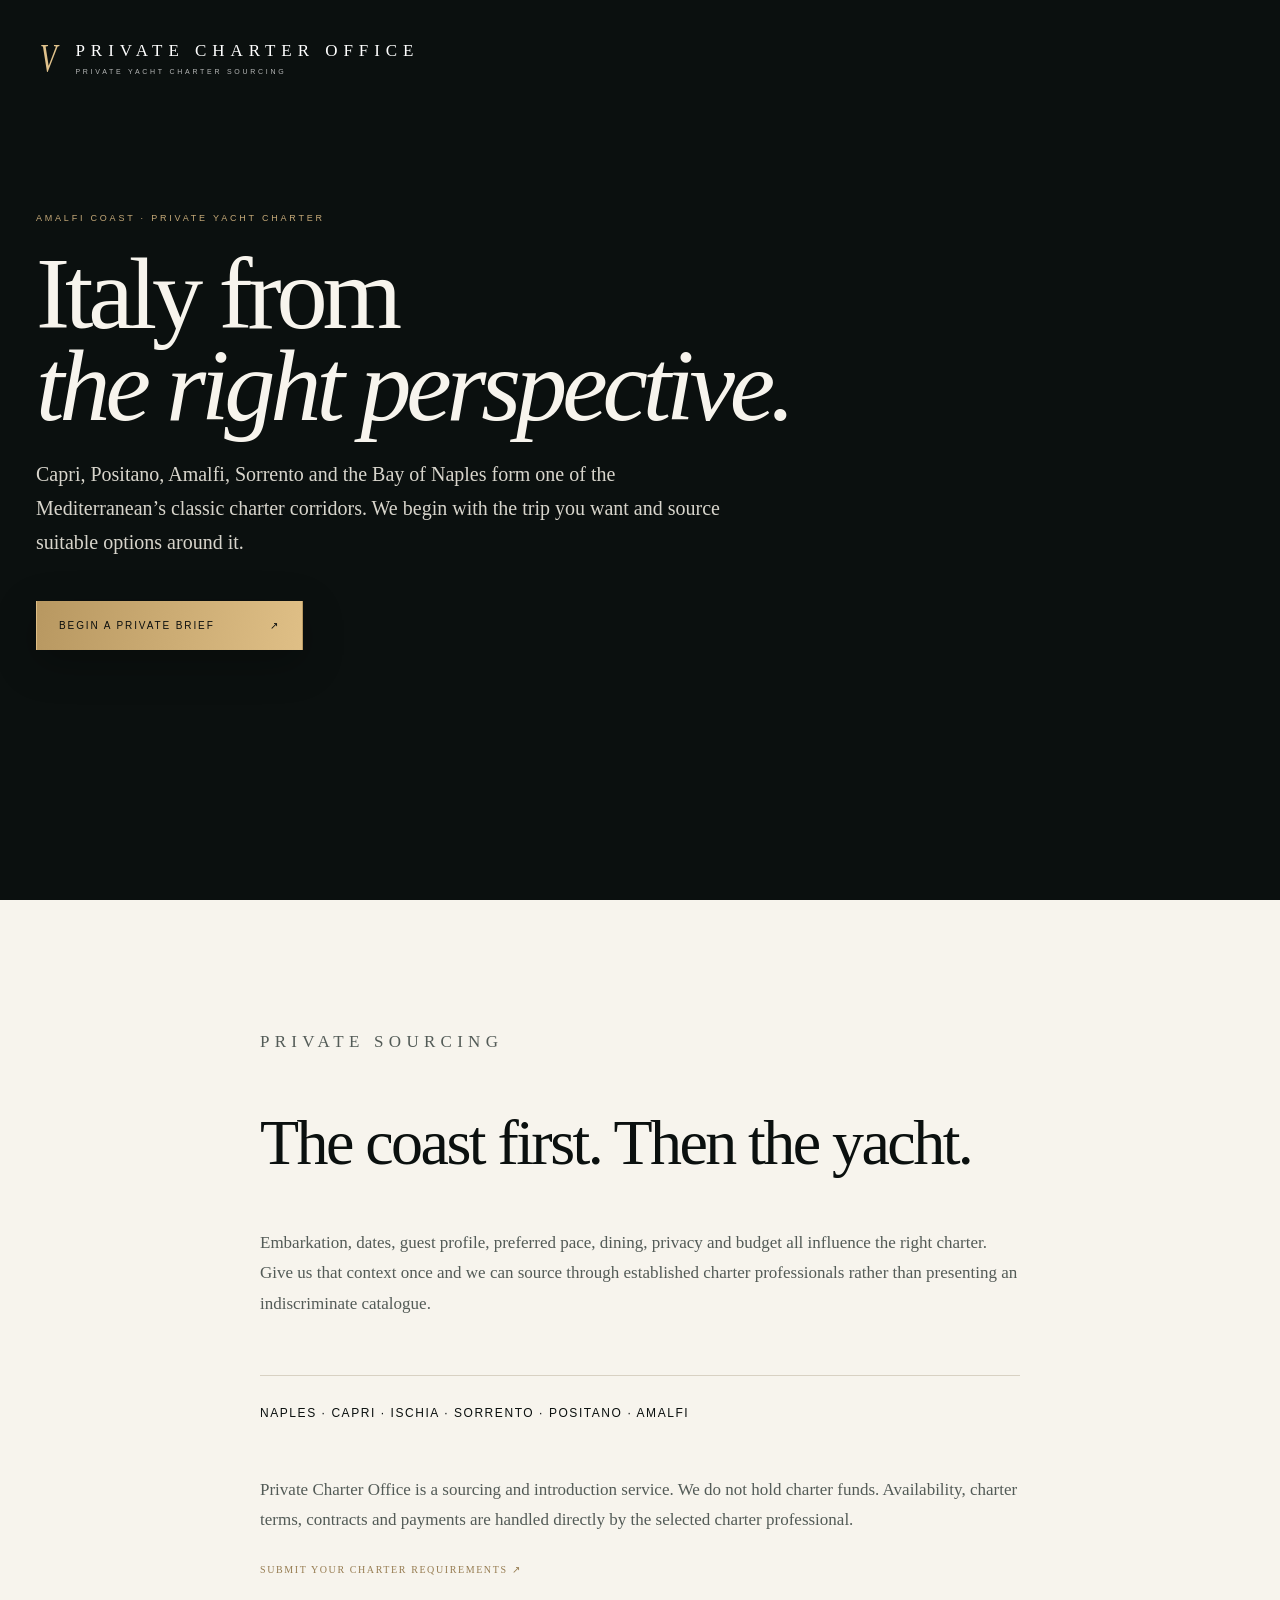
<file: destinations/amalfi-coast.html>
<!doctype html><html lang="en"><head><meta charset="utf-8"><meta name="viewport" content="width=device-width,initial-scale=1"><title>Amalfi Coast Yacht Charter | Private Charter Office</title><meta name="description" content="Private yacht charter sourcing for the Amalfi Coast, Capri, Positano, Sorrento and Naples. Submit one private brief for a considered shortlist."><link rel="canonical" href="https://velaris-private-charter.vercel.app/destinations/amalfi-coast.html"><link rel="stylesheet" href="../styles.css"><style>.destinationLanding{min-height:100vh;background:#0b100f;color:#f7f4ed;padding:38px 0 100px}.destinationLanding .brand{margin-bottom:15vh}.destinationLanding h1{font:400 clamp(58px,8vw,116px)/.9 Georgia,serif;letter-spacing:-.05em;margin:25px 0}.destinationLanding .intro{max-width:700px;font:20px/1.7 Georgia,serif;color:#d8d5cc}.destinationBody{padding:110px 0}.destinationBody .copy{max-width:760px}.destinationBody h2{font:400 clamp(40px,5vw,68px)/1 Georgia,serif;letter-spacing:-.04em}.destinationBody p{font:17px/1.8 Georgia,serif;color:#535b57}.route{border-top:1px solid #d8d1c3;margin:55px 0;padding-top:30px;font-size:12px;letter-spacing:.13em;text-transform:uppercase}.back{color:#967c51;text-decoration:none;font-size:10px;letter-spacing:.16em;text-transform:uppercase}</style></head><body><main><section class="destinationLanding"><div class="shell"><a class="brand" href="../index.html"><i>V</i><span class="wordmark">PRIVATE CHARTER OFFICE<small>PRIVATE YACHT CHARTER SOURCING</small></span></a><p class="kicker light">AMALFI COAST · PRIVATE YACHT CHARTER</p><h1>Italy from<br><em>the right perspective.</em></h1><p class="intro">Capri, Positano, Amalfi, Sorrento and the Bay of Naples form one of the Mediterranean’s classic charter corridors. We begin with the trip you want and source suitable options around it.</p><div style="margin-top:42px"><a class="primary gold" href="../index.html#brief">Begin a private brief <span>↗</span></a></div></div></section><section class="destinationBody"><div class="shell copy"><p class="kicker">PRIVATE SOURCING</p><h2>The coast first. Then the yacht.</h2><p>Embarkation, dates, guest profile, preferred pace, dining, privacy and budget all influence the right charter. Give us that context once and we can source through established charter professionals rather than presenting an indiscriminate catalogue.</p><div class="route">Naples · Capri · Ischia · Sorrento · Positano · Amalfi</div><p>Private Charter Office is a sourcing and introduction service. We do not hold charter funds. Availability, charter terms, contracts and payments are handled directly by the selected charter professional.</p><p><a class="back" href="../index.html#brief">Submit your charter requirements ↗</a></p></div></section></main></body></html>
</file>
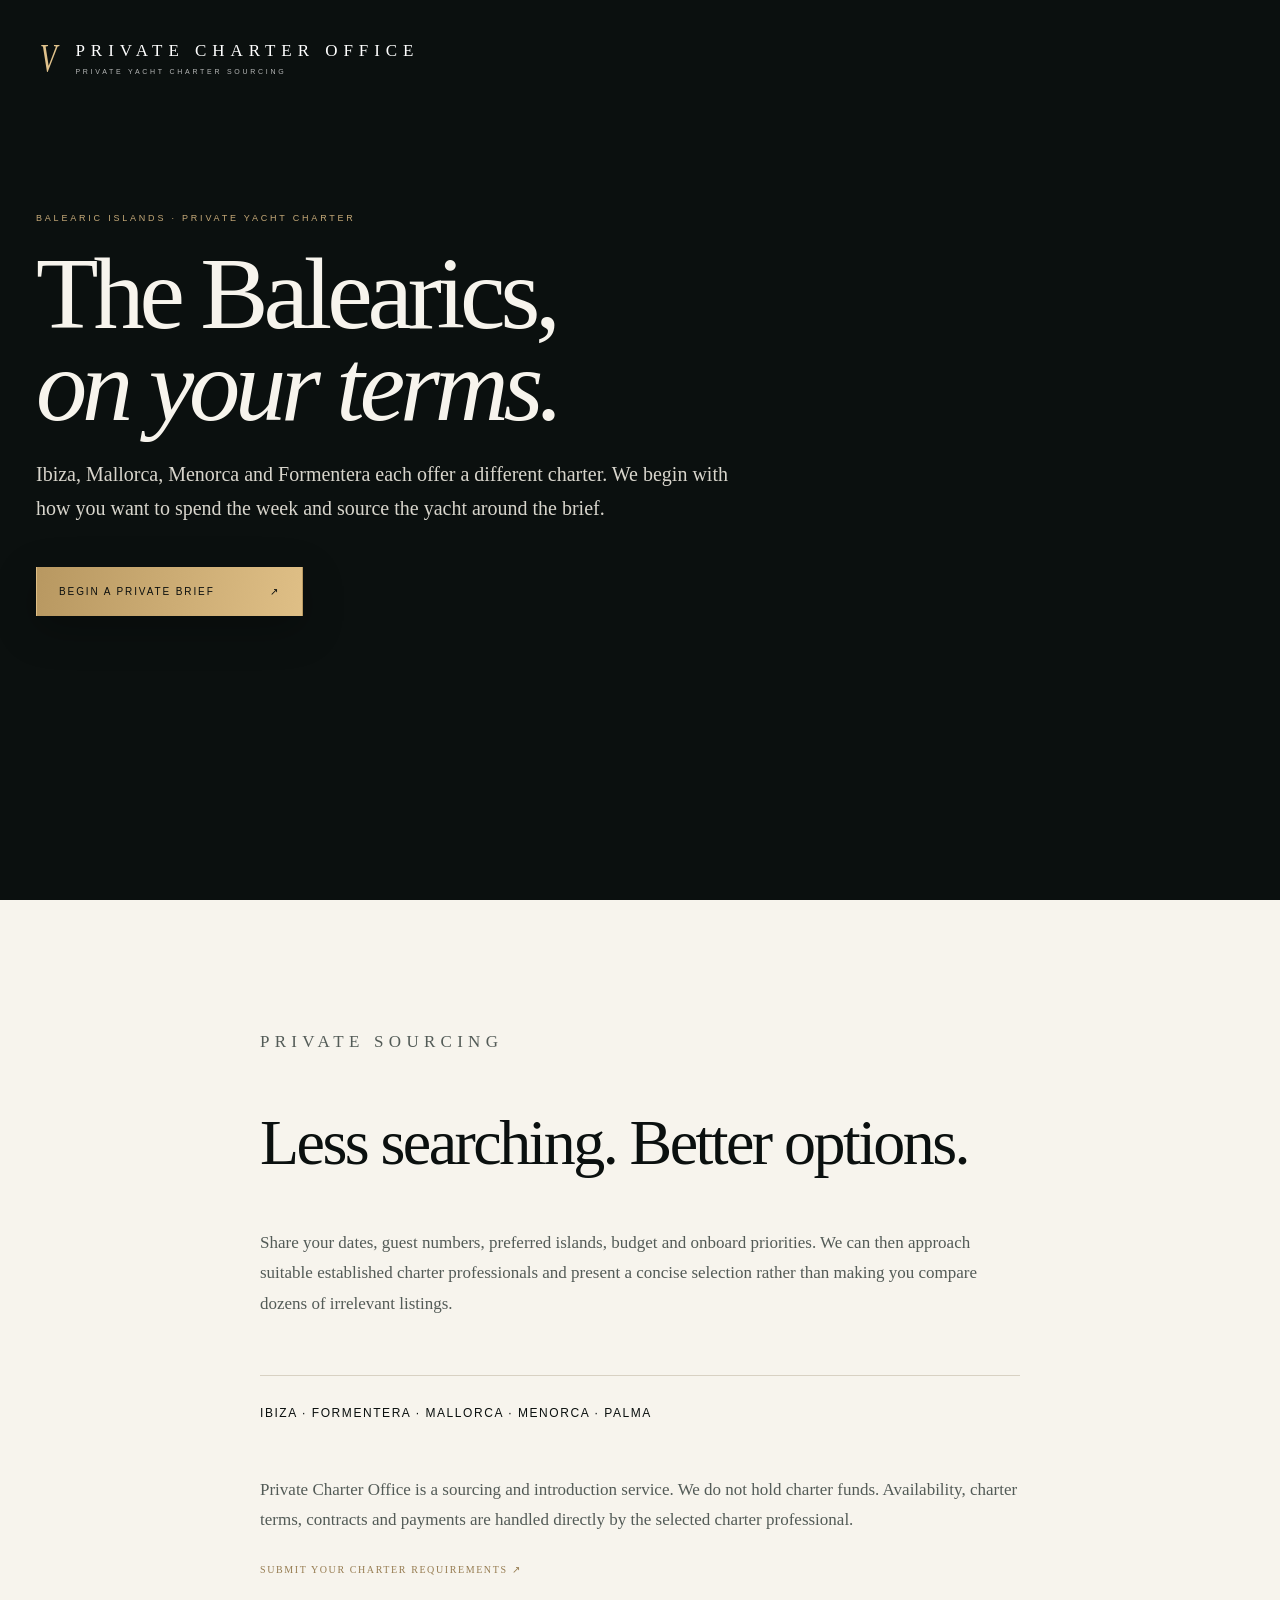
<file: destinations/balearics.html>
<!doctype html><html lang="en"><head><meta charset="utf-8"><meta name="viewport" content="width=device-width,initial-scale=1"><title>Balearic Islands Yacht Charter | Private Charter Office</title><meta name="description" content="Private yacht charter sourcing for Ibiza, Mallorca, Menorca and the Balearic Islands. One private brief, a considered shortlist."><link rel="canonical" href="https://velaris-private-charter.vercel.app/destinations/balearics.html"><link rel="stylesheet" href="../styles.css"><style>.destinationLanding{min-height:100vh;background:#0b100f;color:#f7f4ed;padding:38px 0 100px}.destinationLanding .brand{margin-bottom:15vh}.destinationLanding h1{font:400 clamp(58px,8vw,116px)/.9 Georgia,serif;letter-spacing:-.05em;margin:25px 0}.destinationLanding .intro{max-width:700px;font:20px/1.7 Georgia,serif;color:#d8d5cc}.destinationBody{padding:110px 0}.destinationBody .copy{max-width:760px}.destinationBody h2{font:400 clamp(40px,5vw,68px)/1 Georgia,serif;letter-spacing:-.04em}.destinationBody p{font:17px/1.8 Georgia,serif;color:#535b57}.route{border-top:1px solid #d8d1c3;margin:55px 0;padding-top:30px;font-size:12px;letter-spacing:.13em;text-transform:uppercase}.back{color:#967c51;text-decoration:none;font-size:10px;letter-spacing:.16em;text-transform:uppercase}</style></head><body><main><section class="destinationLanding"><div class="shell"><a class="brand" href="../index.html"><i>V</i><span class="wordmark">PRIVATE CHARTER OFFICE<small>PRIVATE YACHT CHARTER SOURCING</small></span></a><p class="kicker light">BALEARIC ISLANDS · PRIVATE YACHT CHARTER</p><h1>The Balearics,<br><em>on your terms.</em></h1><p class="intro">Ibiza, Mallorca, Menorca and Formentera each offer a different charter. We begin with how you want to spend the week and source the yacht around the brief.</p><div style="margin-top:42px"><a class="primary gold" href="../index.html#brief">Begin a private brief <span>↗</span></a></div></div></section><section class="destinationBody"><div class="shell copy"><p class="kicker">PRIVATE SOURCING</p><h2>Less searching. Better options.</h2><p>Share your dates, guest numbers, preferred islands, budget and onboard priorities. We can then approach suitable established charter professionals and present a concise selection rather than making you compare dozens of irrelevant listings.</p><div class="route">Ibiza · Formentera · Mallorca · Menorca · Palma</div><p>Private Charter Office is a sourcing and introduction service. We do not hold charter funds. Availability, charter terms, contracts and payments are handled directly by the selected charter professional.</p><p><a class="back" href="../index.html#brief">Submit your charter requirements ↗</a></p></div></section></main></body></html>
</file>
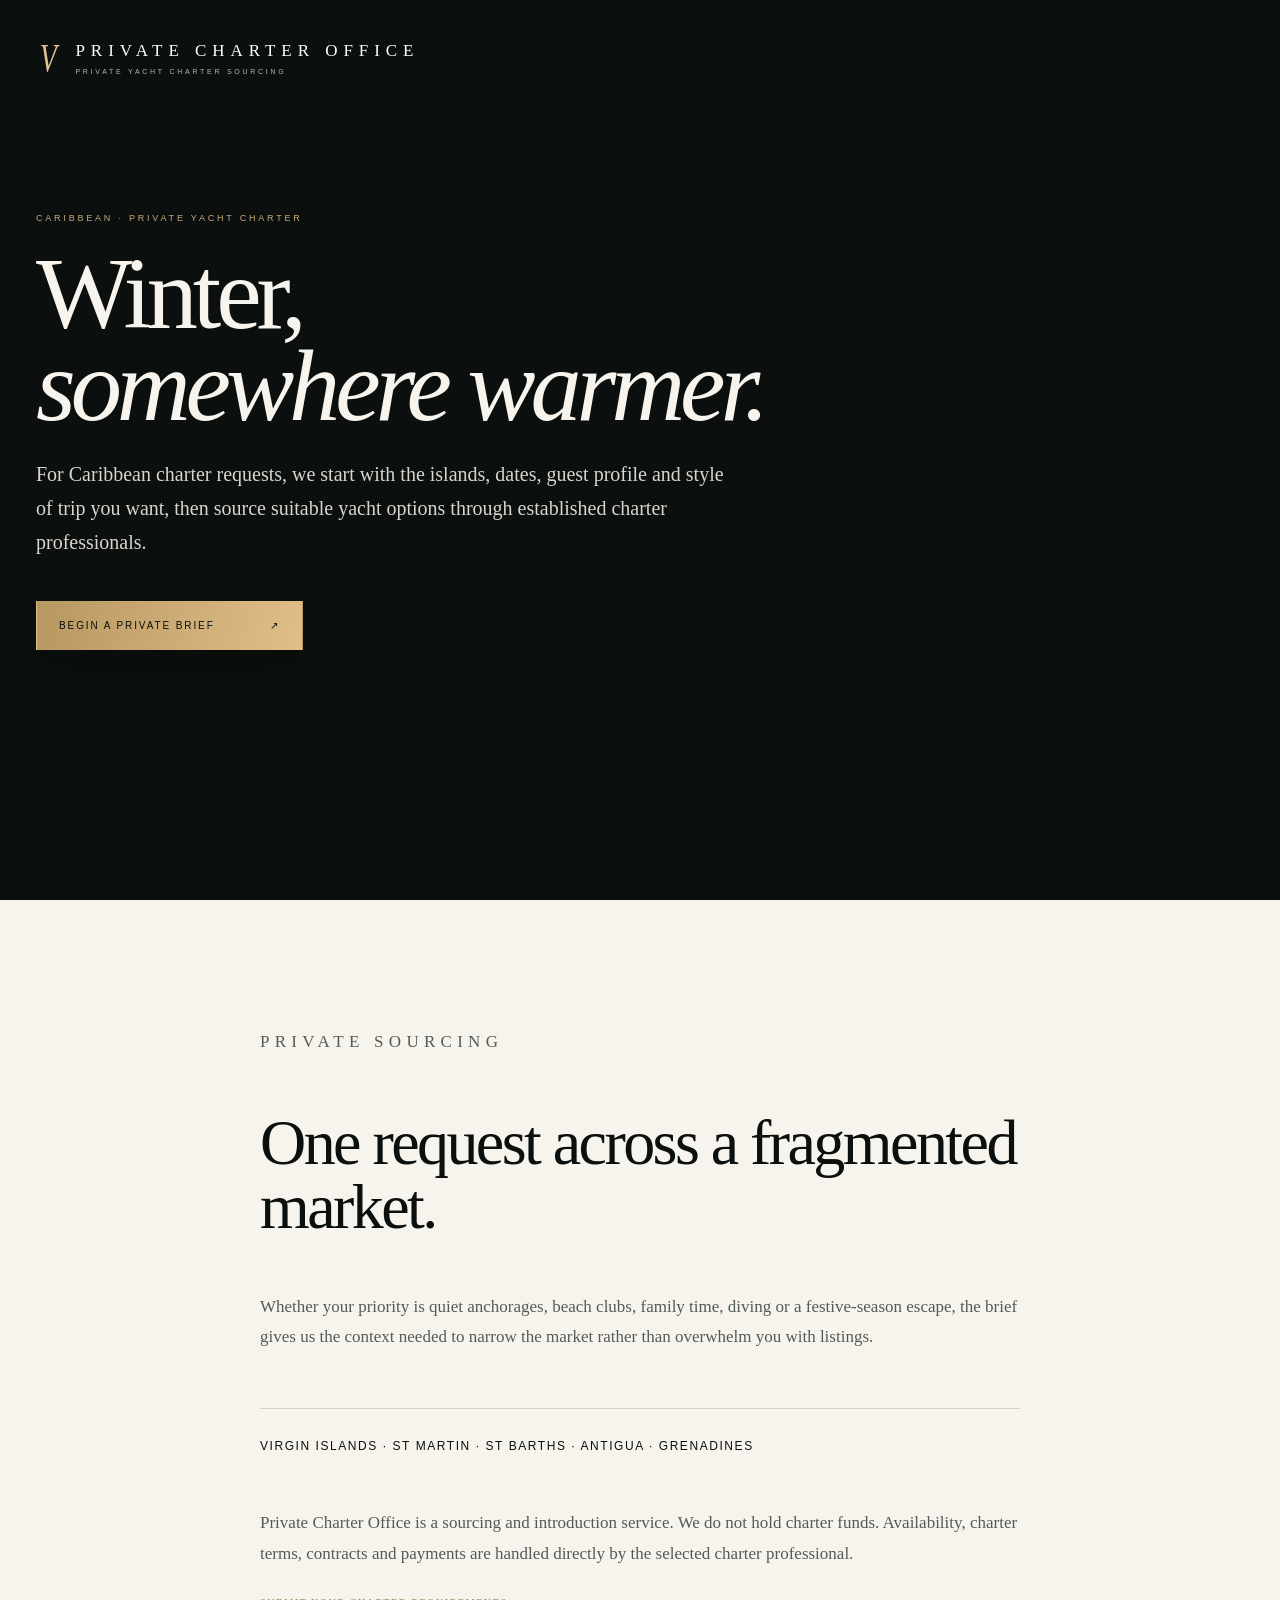
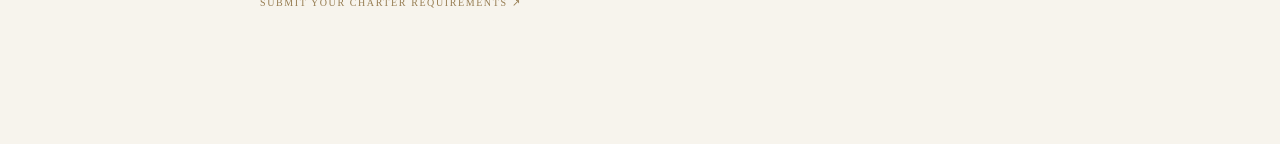
<file: destinations/caribbean.html>
<!doctype html><html lang="en"><head><meta charset="utf-8"><meta name="viewport" content="width=device-width,initial-scale=1"><title>Caribbean Yacht Charter | Private Charter Office</title><meta name="description" content="Private Caribbean yacht charter sourcing for winter escapes, including the Virgin Islands, St Martin, St Barths and the Grenadines."><link rel="canonical" href="https://velaris-private-charter.vercel.app/destinations/caribbean.html"><link rel="stylesheet" href="../styles.css"><style>.destinationLanding{min-height:100vh;background:#0b100f;color:#f7f4ed;padding:38px 0 100px}.destinationLanding .brand{margin-bottom:15vh}.destinationLanding h1{font:400 clamp(58px,8vw,116px)/.9 Georgia,serif;letter-spacing:-.05em;margin:25px 0}.destinationLanding .intro{max-width:700px;font:20px/1.7 Georgia,serif;color:#d8d5cc}.destinationBody{padding:110px 0}.destinationBody .copy{max-width:760px}.destinationBody h2{font:400 clamp(40px,5vw,68px)/1 Georgia,serif;letter-spacing:-.04em}.destinationBody p{font:17px/1.8 Georgia,serif;color:#535b57}.route{border-top:1px solid #d8d1c3;margin:55px 0;padding-top:30px;font-size:12px;letter-spacing:.13em;text-transform:uppercase}.back{color:#967c51;text-decoration:none;font-size:10px;letter-spacing:.16em;text-transform:uppercase}</style></head><body><main><section class="destinationLanding"><div class="shell"><a class="brand" href="../index.html"><i>V</i><span class="wordmark">PRIVATE CHARTER OFFICE<small>PRIVATE YACHT CHARTER SOURCING</small></span></a><p class="kicker light">CARIBBEAN · PRIVATE YACHT CHARTER</p><h1>Winter,<br><em>somewhere warmer.</em></h1><p class="intro">For Caribbean charter requests, we start with the islands, dates, guest profile and style of trip you want, then source suitable yacht options through established charter professionals.</p><div style="margin-top:42px"><a class="primary gold" href="../index.html#brief">Begin a private brief <span>↗</span></a></div></div></section><section class="destinationBody"><div class="shell copy"><p class="kicker">PRIVATE SOURCING</p><h2>One request across a fragmented market.</h2><p>Whether your priority is quiet anchorages, beach clubs, family time, diving or a festive-season escape, the brief gives us the context needed to narrow the market rather than overwhelm you with listings.</p><div class="route">Virgin Islands · St Martin · St Barths · Antigua · Grenadines</div><p>Private Charter Office is a sourcing and introduction service. We do not hold charter funds. Availability, charter terms, contracts and payments are handled directly by the selected charter professional.</p><p><a class="back" href="../index.html#brief">Submit your charter requirements ↗</a></p></div></section></main></body></html>
</file>
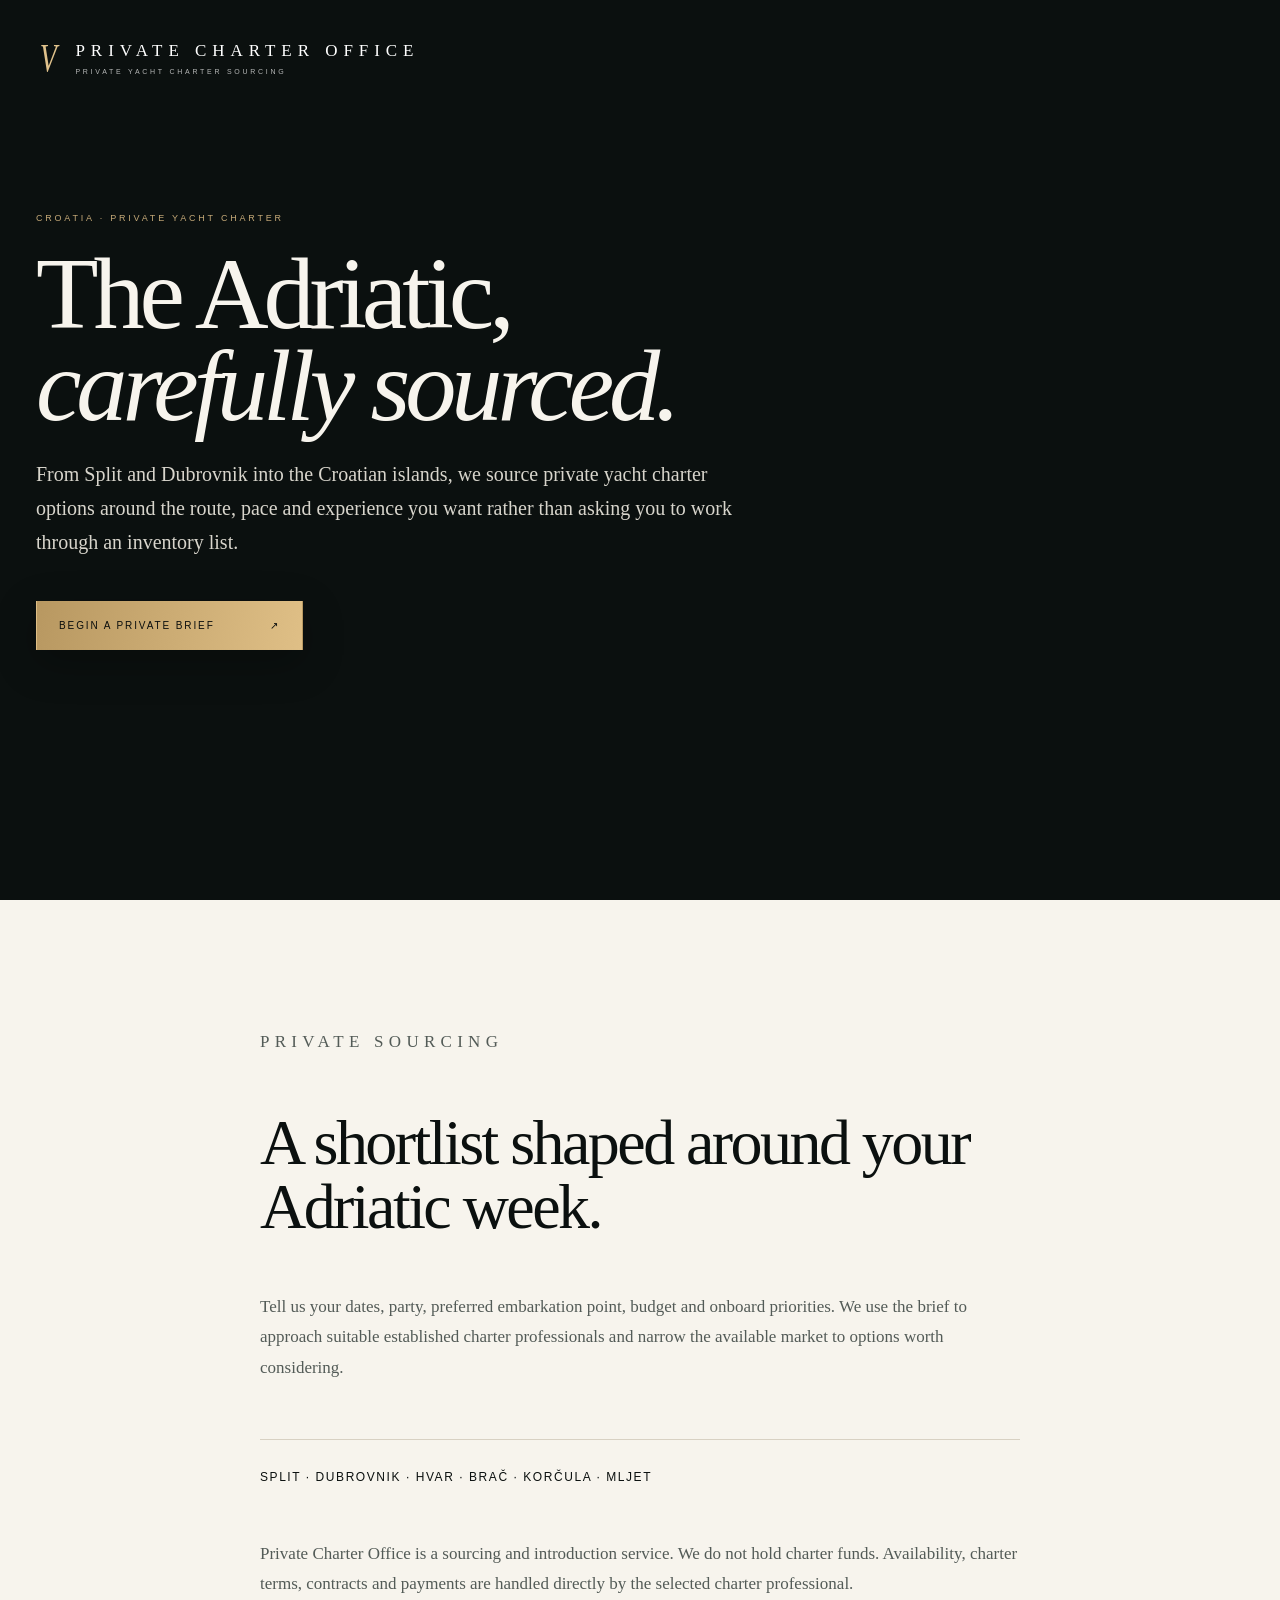
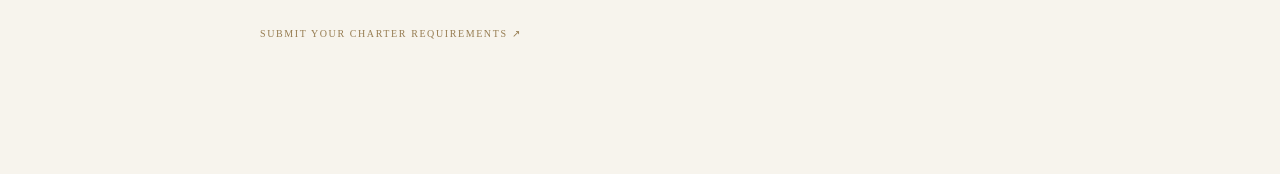
<file: destinations/croatia.html>
<!doctype html><html lang="en"><head><meta charset="utf-8"><meta name="viewport" content="width=device-width,initial-scale=1"><title>Croatia Yacht Charter | Private Charter Office</title><meta name="description" content="Private yacht charter sourcing in Croatia, from Split and Dubrovnik to Hvar, Brač, Korčula and the Adriatic islands."><link rel="canonical" href="https://velaris-private-charter.vercel.app/destinations/croatia.html"><link rel="stylesheet" href="../styles.css"><style>.destinationLanding{min-height:100vh;background:#0b100f;color:#f7f4ed;padding:38px 0 100px}.destinationLanding .brand{margin-bottom:15vh}.destinationLanding h1{font:400 clamp(58px,8vw,116px)/.9 Georgia,serif;letter-spacing:-.05em;margin:25px 0}.destinationLanding .intro{max-width:700px;font:20px/1.7 Georgia,serif;color:#d8d5cc}.destinationBody{padding:110px 0}.destinationBody .copy{max-width:760px}.destinationBody h2{font:400 clamp(40px,5vw,68px)/1 Georgia,serif;letter-spacing:-.04em}.destinationBody p{font:17px/1.8 Georgia,serif;color:#535b57}.route{border-top:1px solid #d8d1c3;margin:55px 0;padding-top:30px;font-size:12px;letter-spacing:.13em;text-transform:uppercase}.back{color:#967c51;text-decoration:none;font-size:10px;letter-spacing:.16em;text-transform:uppercase}</style></head><body><main><section class="destinationLanding"><div class="shell"><a class="brand" href="../index.html"><i>V</i><span class="wordmark">PRIVATE CHARTER OFFICE<small>PRIVATE YACHT CHARTER SOURCING</small></span></a><p class="kicker light">CROATIA · PRIVATE YACHT CHARTER</p><h1>The Adriatic,<br><em>carefully sourced.</em></h1><p class="intro">From Split and Dubrovnik into the Croatian islands, we source private yacht charter options around the route, pace and experience you want rather than asking you to work through an inventory list.</p><div style="margin-top:42px"><a class="primary gold" href="../index.html#brief">Begin a private brief <span>↗</span></a></div></div></section><section class="destinationBody"><div class="shell copy"><p class="kicker">PRIVATE SOURCING</p><h2>A shortlist shaped around your Adriatic week.</h2><p>Tell us your dates, party, preferred embarkation point, budget and onboard priorities. We use the brief to approach suitable established charter professionals and narrow the available market to options worth considering.</p><div class="route">Split · Dubrovnik · Hvar · Brač · Korčula · Mljet</div><p>Private Charter Office is a sourcing and introduction service. We do not hold charter funds. Availability, charter terms, contracts and payments are handled directly by the selected charter professional.</p><p><a class="back" href="../index.html#brief">Submit your charter requirements ↗</a></p></div></section></main></body></html>
</file>
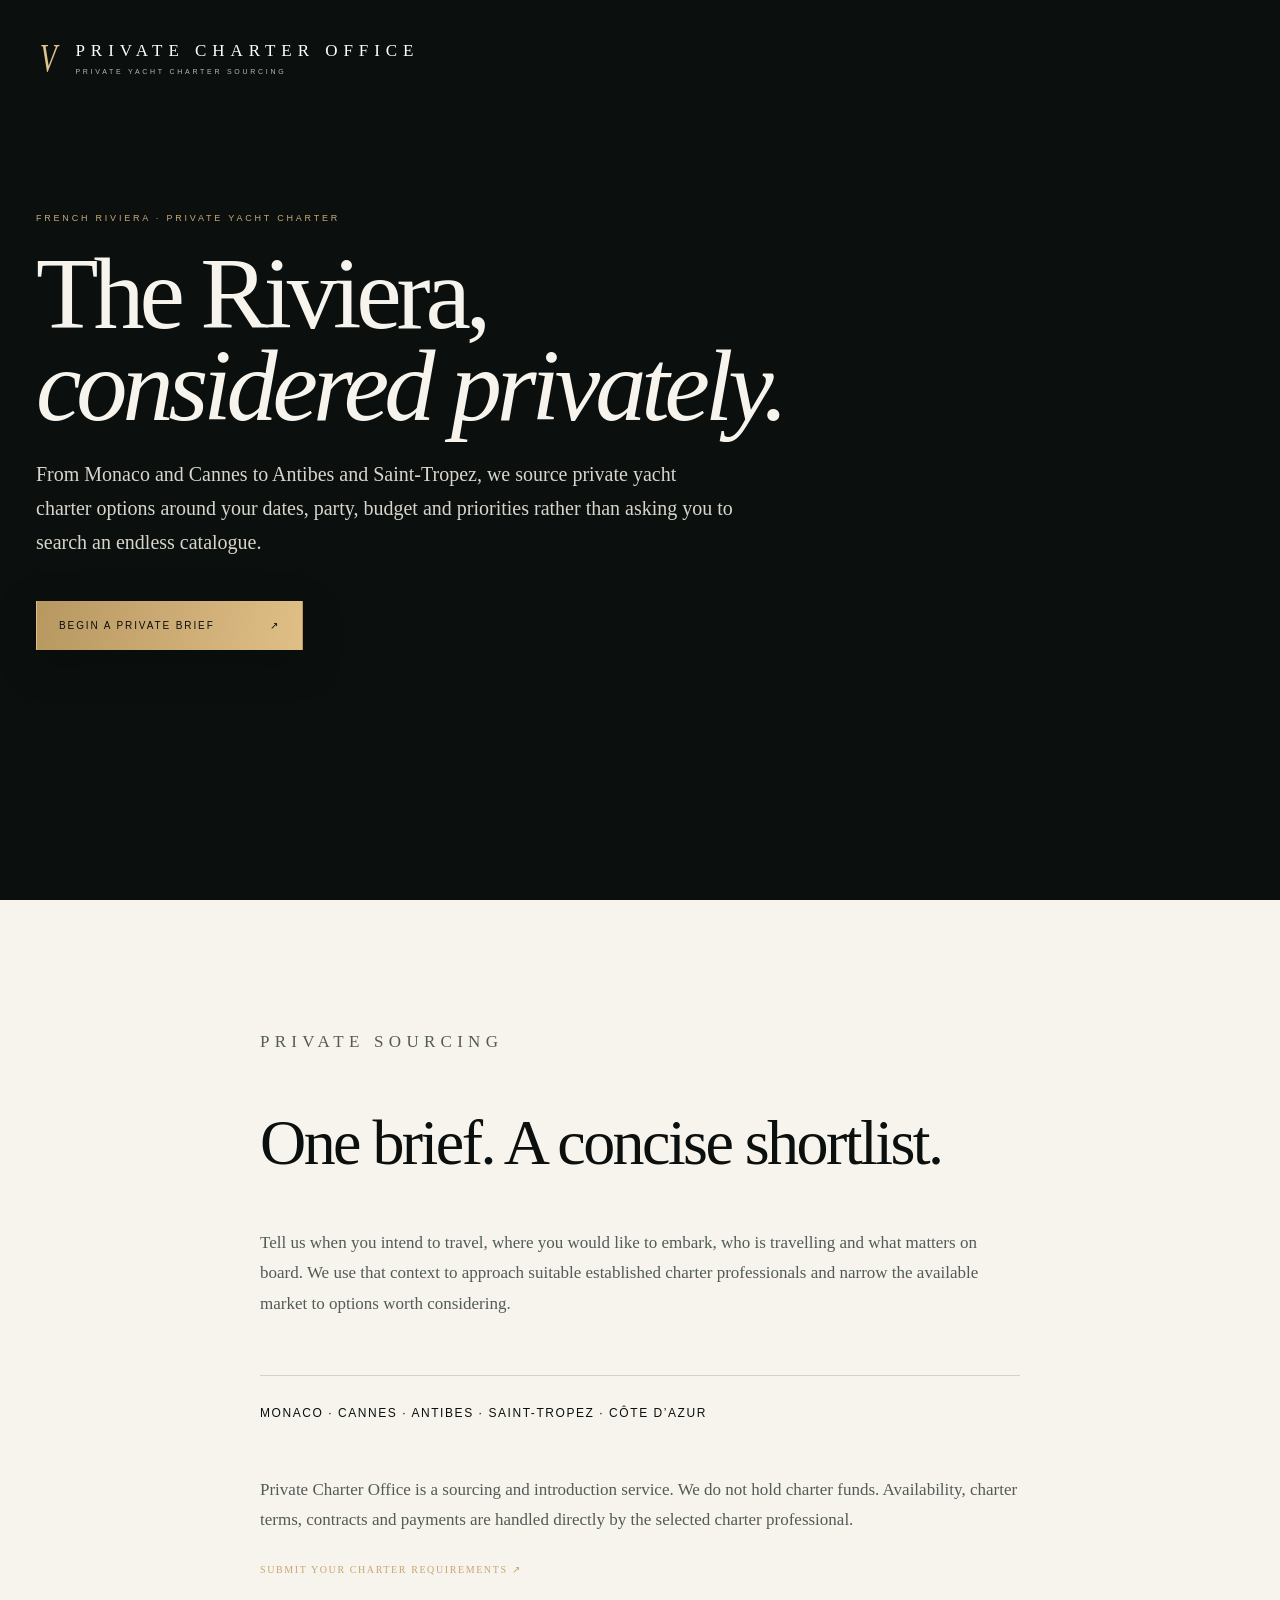
<file: destinations/french-riviera.html>
<!doctype html><html lang="en"><head><meta charset="utf-8"><meta name="viewport" content="width=device-width,initial-scale=1"><title>French Riviera Yacht Charter | Private Charter Office</title><meta name="description" content="Private yacht charter sourcing for the French Riviera, including Monaco, Cannes, Antibes and Saint-Tropez. Submit one private brief for a considered shortlist."><link rel="canonical" href="https://velaris-private-charter.vercel.app/destinations/french-riviera.html"><link rel="stylesheet" href="../styles.css"><style>.destinationLanding{min-height:100vh;background:#0b100f;color:#f7f4ed;padding:38px 0 100px}.destinationLanding .brand{margin-bottom:15vh}.destinationLanding h1{font:400 clamp(58px,8vw,116px)/.9 Georgia,serif;letter-spacing:-.05em;margin:25px 0}.destinationLanding .intro{max-width:700px;font:20px/1.7 Georgia,serif;color:#d8d5cc}.destinationBody{padding:110px 0}.destinationBody .copy{max-width:760px}.destinationBody h2{font:400 clamp(40px,5vw,68px)/1 Georgia,serif;letter-spacing:-.04em}.destinationBody p{font:17px/1.8 Georgia,serif;color:#535b57}.route{border-top:1px solid #d8d1c3;margin:55px 0;padding-top:30px;font-size:12px;letter-spacing:.13em;text-transform:uppercase}.back{color:#c6a670;text-decoration:none;font-size:10px;letter-spacing:.16em;text-transform:uppercase}</style></head><body><main><section class="destinationLanding"><div class="shell"><a class="brand" href="../index.html"><i>V</i><span class="wordmark">PRIVATE CHARTER OFFICE<small>PRIVATE YACHT CHARTER SOURCING</small></span></a><p class="kicker light">FRENCH RIVIERA · PRIVATE YACHT CHARTER</p><h1>The Riviera,<br><em>considered privately.</em></h1><p class="intro">From Monaco and Cannes to Antibes and Saint-Tropez, we source private yacht charter options around your dates, party, budget and priorities rather than asking you to search an endless catalogue.</p><div style="margin-top:42px"><a class="primary gold" href="../index.html#brief">Begin a private brief <span>↗</span></a></div></div></section><section class="destinationBody"><div class="shell copy"><p class="kicker">PRIVATE SOURCING</p><h2>One brief. A concise shortlist.</h2><p>Tell us when you intend to travel, where you would like to embark, who is travelling and what matters on board. We use that context to approach suitable established charter professionals and narrow the available market to options worth considering.</p><div class="route">Monaco · Cannes · Antibes · Saint-Tropez · Côte d’Azur</div><p>Private Charter Office is a sourcing and introduction service. We do not hold charter funds. Availability, charter terms, contracts and payments are handled directly by the selected charter professional.</p><p><a class="back" href="../index.html#brief">Submit your charter requirements ↗</a></p></div></section></main></body></html>
</file>
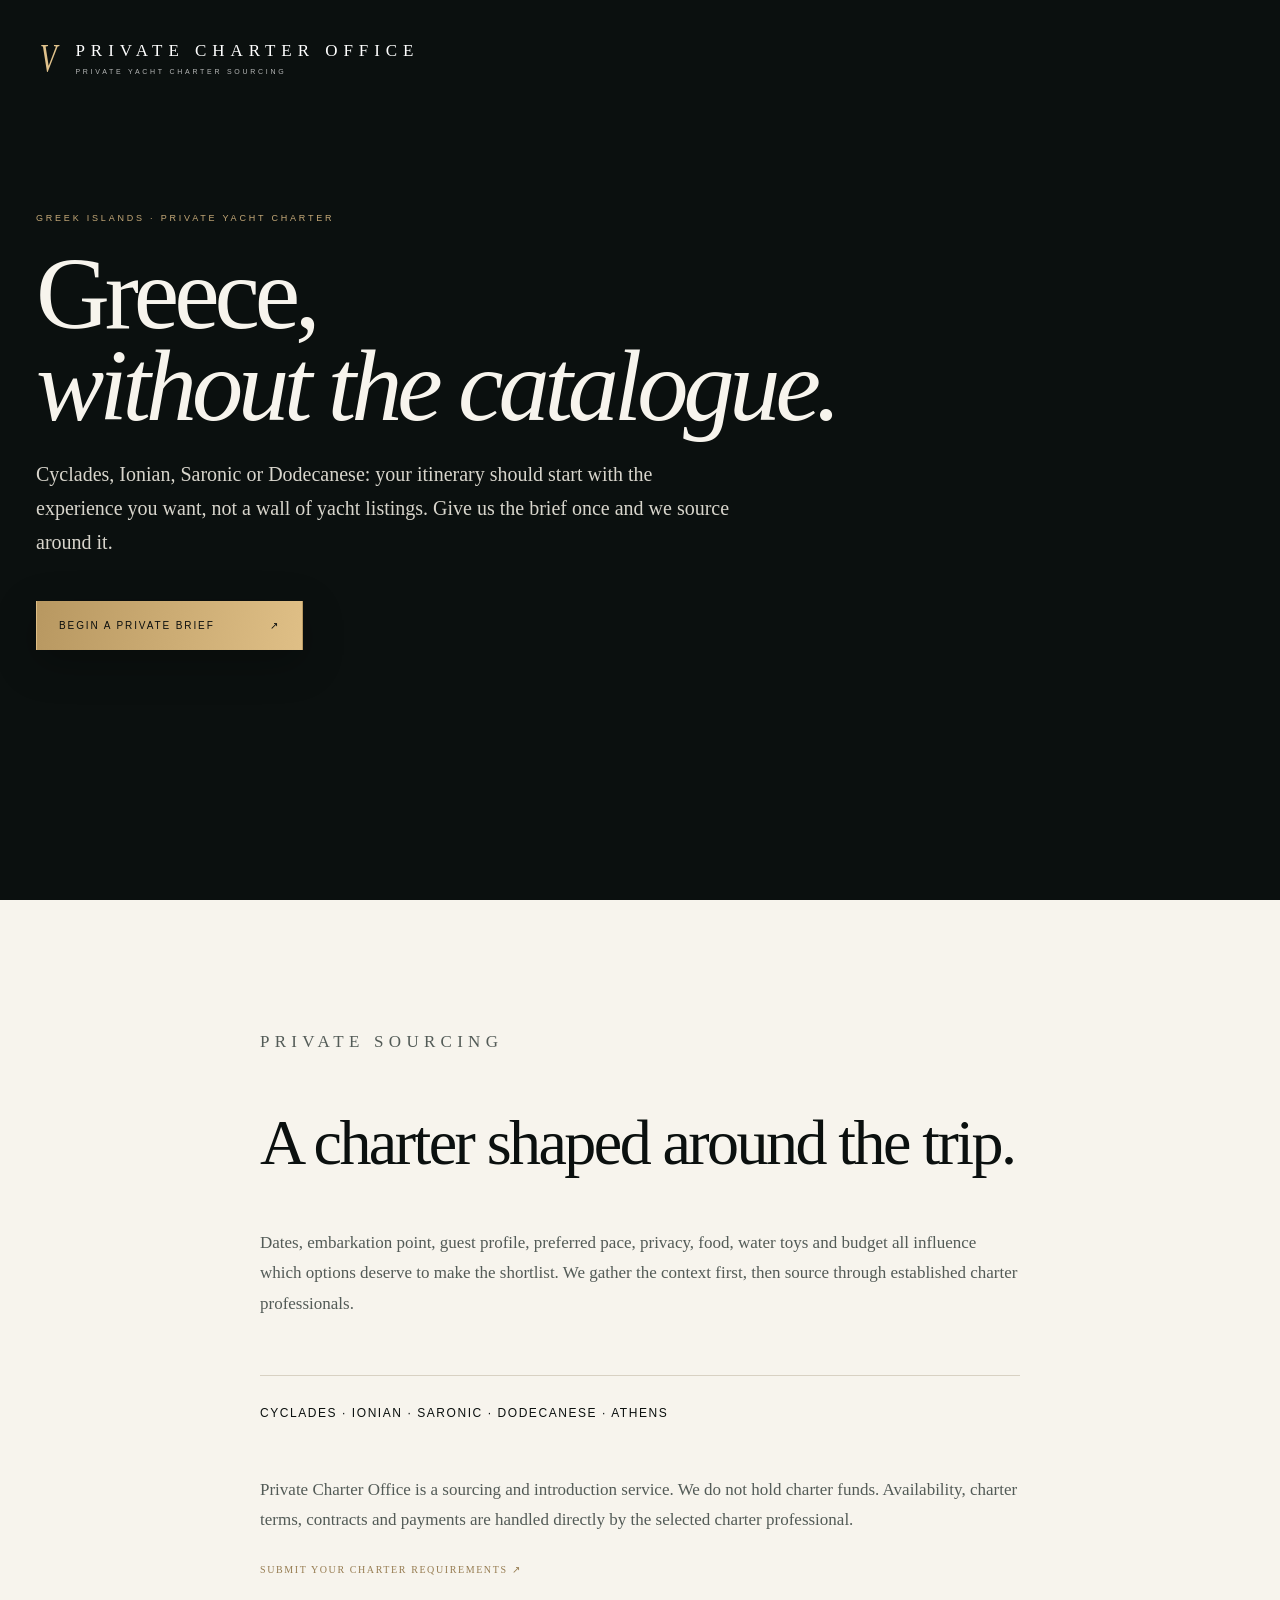
<file: destinations/greek-islands.html>
<!doctype html><html lang="en"><head><meta charset="utf-8"><meta name="viewport" content="width=device-width,initial-scale=1"><title>Greek Islands Yacht Charter | Private Charter Office</title><meta name="description" content="Private yacht charter sourcing across the Greek Islands. Submit one brief for a considered shortlist through established charter professionals."><link rel="canonical" href="https://velaris-private-charter.vercel.app/destinations/greek-islands.html"><link rel="stylesheet" href="../styles.css"><style>.destinationLanding{min-height:100vh;background:#0b100f;color:#f7f4ed;padding:38px 0 100px}.destinationLanding .brand{margin-bottom:15vh}.destinationLanding h1{font:400 clamp(58px,8vw,116px)/.9 Georgia,serif;letter-spacing:-.05em;margin:25px 0}.destinationLanding .intro{max-width:700px;font:20px/1.7 Georgia,serif;color:#d8d5cc}.destinationBody{padding:110px 0}.destinationBody .copy{max-width:760px}.destinationBody h2{font:400 clamp(40px,5vw,68px)/1 Georgia,serif;letter-spacing:-.04em}.destinationBody p{font:17px/1.8 Georgia,serif;color:#535b57}.route{border-top:1px solid #d8d1c3;margin:55px 0;padding-top:30px;font-size:12px;letter-spacing:.13em;text-transform:uppercase}.back{color:#967c51;text-decoration:none;font-size:10px;letter-spacing:.16em;text-transform:uppercase}</style></head><body><main><section class="destinationLanding"><div class="shell"><a class="brand" href="../index.html"><i>V</i><span class="wordmark">PRIVATE CHARTER OFFICE<small>PRIVATE YACHT CHARTER SOURCING</small></span></a><p class="kicker light">GREEK ISLANDS · PRIVATE YACHT CHARTER</p><h1>Greece,<br><em>without the catalogue.</em></h1><p class="intro">Cyclades, Ionian, Saronic or Dodecanese: your itinerary should start with the experience you want, not a wall of yacht listings. Give us the brief once and we source around it.</p><div style="margin-top:42px"><a class="primary gold" href="../index.html#brief">Begin a private brief <span>↗</span></a></div></div></section><section class="destinationBody"><div class="shell copy"><p class="kicker">PRIVATE SOURCING</p><h2>A charter shaped around the trip.</h2><p>Dates, embarkation point, guest profile, preferred pace, privacy, food, water toys and budget all influence which options deserve to make the shortlist. We gather the context first, then source through established charter professionals.</p><div class="route">Cyclades · Ionian · Saronic · Dodecanese · Athens</div><p>Private Charter Office is a sourcing and introduction service. We do not hold charter funds. Availability, charter terms, contracts and payments are handled directly by the selected charter professional.</p><p><a class="back" href="../index.html#brief">Submit your charter requirements ↗</a></p></div></section></main></body></html>
</file>
<file: styles.css>
:root {
  --ink: #0b100f;
  --paper: #f7f4ed;
  --line: #d8d1c3;
  --gold: #c6a670;
  --gold2: #e0c28c;
  --scroll: 0px;
}
* {
  box-sizing: border-box;
}
html {
  scroll-behavior: smooth;
}
body {
  margin: 0;
  background: var(--paper);
  color: var(--ink);
  font-family: Arial, Helvetica, sans-serif;
  overflow-x: hidden;
}
.shell {
  width: min(1280px, calc(100% - 72px));
  margin: auto;
}
a {
  color: inherit;
}
.hero {
  height: 100svh;
  min-height: 760px;
  position: relative;
  color: #fff;
  overflow: hidden;
  background: #08100f;
}
.heroMedia {
  position: absolute;
  inset: -5%;
  background: url("./assets/hero-yacht.jpg") center/cover no-repeat;
  transform: scale(1.09) translateY(calc(var(--scroll) * 0.035));
  animation: heroZoom 18s ease-out forwards;
  will-change: transform;
}
.shade {
  position: absolute;
  inset: 0;
  background:
    linear-gradient(
      90deg,
      rgba(4, 9, 10, 0.82),
      rgba(4, 9, 10, 0.22) 58%,
      rgba(4, 9, 10, 0.42)
    ),
    linear-gradient(
      0deg,
      rgba(4, 8, 9, 0.72),
      transparent 44%,
      rgba(4, 8, 9, 0.2)
    );
}
.grain {
  position: absolute;
  inset: 0;
  opacity: 0.08;
  pointer-events: none;
  background-image: url("data:image/svg+xml,%3Csvg viewBox='0 0 180 180' xmlns='http://www.w3.org/2000/svg'%3E%3Cfilter id='n'%3E%3CfeTurbulence type='fractalNoise' baseFrequency='.85' numOctaves='3' stitchTiles='stitch'/%3E%3C/filter%3E%3Crect width='100%25' height='100%25' filter='url(%23n)' opacity='.55'/%3E%3C/svg%3E");
}
.nav {
  position: relative;
  z-index: 5;
  display: flex;
  justify-content: space-between;
  align-items: center;
  padding-top: 26px;
}
.brand {
  display: flex;
  align-items: center;
  gap: 15px;
  color: #fff;
  text-decoration: none;
}
.brand i {
  font:
    italic 40px/1 Georgia,
    serif;
  color: var(--gold2);
  transform: scaleX(0.7);
}
.wordmark {
  font:
    17px Georgia,
    serif;
  letter-spacing: 0.35em;
}
.wordmark small {
  display: block;
  font:
    7px Arial,
    sans-serif;
  letter-spacing: 0.39em;
  margin-top: 7px;
  opacity: 0.7;
}
.navlinks {
  display: flex;
  gap: 38px;
}
.navlinks a {
  color: #fff;
  text-decoration: none;
  font-size: 10px;
  letter-spacing: 0.18em;
  text-transform: uppercase;
  position: relative;
}
.navlinks a:after {
  content: "";
  position: absolute;
  left: 0;
  bottom: -7px;
  width: 0;
  height: 1px;
  background: var(--gold2);
  transition: 0.5s;
}
.navlinks a:hover:after {
  width: 100%;
}
.menuBtn {
  display: none;
  background: transparent;
  border: 0;
  width: 34px;
}
.menuBtn b {
  display: block;
  height: 1px;
  background: #fff;
  margin: 7px 0;
}
.mobileMenu {
  display: none;
  position: fixed;
  z-index: 10;
  top: 76px;
  left: 18px;
  right: 18px;
  background: #0a100fee;
  border: 1px solid #ffffff25;
  backdrop-filter: blur(18px);
  padding: 24px;
}
.mobileMenu a {
  display: block;
  padding: 16px 5px;
  border-bottom: 1px solid #ffffff1c;
  color: #fff;
  text-decoration: none;
  letter-spacing: 0.16em;
  text-transform: uppercase;
  font-size: 10px;
}
.heroCopy {
  position: relative;
  z-index: 2;
  padding-top: 21vh;
}
.eyebrow,
.kicker {
  font-size: 9px;
  letter-spacing: 0.31em;
  text-transform: uppercase;
}
.eyebrow {
  color: #dfcfb0;
}
.kicker {
  color: #967c51;
}
.hero h1 {
  font:
    400 clamp(72px, 8vw, 126px) / 0.86 Georgia,
    serif;
  letter-spacing: -0.055em;
  margin: 26px 0 34px;
}
.hero h1 em {
  font-weight: 400;
  color: #f3e4c9;
}
.lead {
  max-width: 640px;
  font:
    18px/1.75 Georgia,
    serif;
  color: #eee9df;
}
.heroActions {
  display: flex;
  align-items: center;
  gap: 35px;
  margin-top: 34px;
}
.primary {
  display: inline-flex;
  align-items: center;
  justify-content: space-between;
  gap: 55px;
  padding: 18px 22px;
  border: 1px solid #ffffff80;
  color: #fff;
  text-decoration: none;
  font-size: 10px;
  text-transform: uppercase;
  letter-spacing: 0.19em;
  background: #ffffff08;
  cursor: pointer;
  transition: 0.5s cubic-bezier(0.2, 0.8, 0.2, 1);
}
.primary:hover {
  transform: translateY(-2px);
  background: #fff;
  color: #111;
}
.gold {
  background: linear-gradient(100deg, #b89861, #dfbf86);
  border-color: transparent;
  color: #0a0e0d;
  box-shadow: 0 12px 40px #0004;
}
.textLink {
  color: #fff;
  text-decoration: none;
  font-size: 10px;
  text-transform: uppercase;
  letter-spacing: 0.17em;
  border-bottom: 1px solid #ffffff54;
  padding: 12px 0;
}
.textLink span {
  margin-left: 20px;
}
.heroRail {
  position: absolute;
  z-index: 2;
  right: 28px;
  top: 47%;
  display: flex;
  gap: 24px;
  transform: rotate(90deg) translateY(-50%);
  transform-origin: right top;
  font-size: 8px;
  letter-spacing: 0.32em;
  color: #ddd5c5;
}
.heroRail span + span:before {
  content: "·";
  margin-right: 24px;
}
.scrollCue {
  position: absolute;
  z-index: 2;
  bottom: 27px;
  left: 50%;
  transform: translateX(-50%);
  display: flex;
  align-items: center;
  gap: 12px;
  font-size: 8px;
  letter-spacing: 0.28em;
}
.scrollCue i {
  width: 44px;
  height: 1px;
  background: #fff8;
  position: relative;
  overflow: hidden;
}
.scrollCue i:after {
  content: "";
  position: absolute;
  inset: 0;
  background: #fff;
  animation: scan 2s infinite;
}
.heroIn {
  opacity: 0;
  transform: translateY(22px);
  animation: heroIn 1.1s cubic-bezier(0.16, 0.8, 0.2, 1) forwards;
}
.d1 {
  animation-delay: 0.18s;
}
.d2 {
  animation-delay: 0.32s;
}
.d3 {
  animation-delay: 0.52s;
}
.d4 {
  animation-delay: 0.72s;
}
.statement {
  padding: 145px 0 135px;
}
.statementGrid {
  display: grid;
  grid-template-columns: 1.15fr 0.85fr;
  gap: 160px;
  margin-top: 30px;
}
.statement h2,
.processHead h2,
.destHead h2,
.brief h2,
.closing h2 {
  font:
    400 clamp(50px, 5vw, 78px) / 0.98 Georgia,
    serif;
  letter-spacing: -0.045em;
  margin: 0;
}
.statementGrid > div {
  padding-top: 20px;
}
.statementGrid p {
  font:
    20px/1.7 Georgia,
    serif;
  color: #4a514d;
  margin: 0 0 22px;
}
.lineLink {
  display: inline-flex;
  gap: 50px;
  margin-top: 16px;
  text-decoration: none;
  text-transform: uppercase;
  font-size: 9px;
  letter-spacing: 0.18em;
  border-bottom: 1px solid #9f927e;
  padding-bottom: 9px;
}
.editorial {
  display: grid;
  grid-template-columns: 1.25fr 0.75fr;
  min-height: 780px;
  background: #101715;
  color: #f4eee2;
}
.editorialImage {
  overflow: hidden;
}
.editorialImageInner {
  height: 100%;
  min-height: 780px;
  background: url("./assets/editorial-yacht.jpg") 62% center/cover no-repeat;
  transform: scale(1.08);
  transition: 1.8s ease;
}
.editorial.is-visible .editorialImageInner {
  transform: scale(1);
}
.editorialCopy {
  display: flex;
  flex-direction: column;
  justify-content: center;
  padding: 80px clamp(45px, 7vw, 110px);
}
.light {
  color: #c5a978;
}
.editorialCopy h2 {
  font:
    400 clamp(48px, 4vw, 67px) / 1.02 Georgia,
    serif;
  letter-spacing: -0.04em;
  margin: 25px 0 35px;
}
.editorialCopy > p:not(.kicker) {
  font:
    17px/1.8 Georgia,
    serif;
  color: #c8cbc4;
}
.signature {
  margin-top: 70px;
  font:
    13px Georgia,
    serif;
  letter-spacing: 0.25em;
}
.signature span {
  display: block;
  font:
    7px Arial,
    sans-serif;
  letter-spacing: 0.34em;
  margin-top: 8px;
  color: #9a9f99;
}
.processWrap {
  padding: 135px 0 130px;
}
.processHead {
  display: grid;
  grid-template-columns: 0.75fr 1.25fr;
  gap: 100px;
  margin-bottom: 75px;
}
.process {
  border-top: 1px solid var(--line);
  display: grid;
  grid-template-columns: repeat(4, 1fr);
}
.process article {
  position: relative;
  padding: 30px 30px 40px 0;
  border-right: 1px solid var(--line);
  min-height: 300px;
  transition: 0.5s;
}
.process article + article {
  padding-left: 30px;
}
.process article:hover {
  background: #f0ece3;
}
.process article > span {
  font-size: 9px;
  letter-spacing: 0.18em;
  color: #998761;
}
.process h3 {
  font:
    400 26px/1.1 Georgia,
    serif;
  margin: 85px 0 15px;
}
.process p {
  font-size: 13px;
  line-height: 1.7;
  color: #646b67;
  max-width: 240px;
}
.process i {
  position: absolute;
  right: 22px;
  bottom: 24px;
  font-style: normal;
  color: #998761;
  opacity: 0;
  transition: 0.4s;
}
.process article:hover i {
  opacity: 1;
  transform: translate(3px, -3px);
}
.ticker {
  overflow: hidden;
  background: #0b100f;
  color: #c2a370;
  border-top: 1px solid #ffffff10;
  border-bottom: 1px solid #ffffff10;
  white-space: nowrap;
  padding: 21px 0;
  font:
    9px Arial,
    sans-serif;
  letter-spacing: 0.33em;
}
.ticker div {
  display: inline-block;
  animation: ticker 30s linear infinite;
}
.destinations {
  padding: 140px 0;
}
.destHead {
  display: grid;
  grid-template-columns: 1fr 0.7fr;
  gap: 120px;
  align-items: end;
  margin-bottom: 60px;
}
.destHead > p {
  font:
    18px/1.7 Georgia,
    serif;
  color: #565d59;
}
.destinationGrid {
  display: grid;
  grid-template-columns: 1.15fr 0.85fr 0.85fr;
  gap: 18px;
  height: 650px;
}
.destinationCard {
  position: relative;
  overflow: hidden;
  color: #fff;
  text-decoration: none;
  padding: 25px;
  display: flex;
  flex-direction: column;
  justify-content: space-between;
  background-size: auto 125%;
  transition: 0.8s cubic-bezier(0.2, 0.8, 0.2, 1);
}
.destinationCard.one {
  background-image: url("./assets/french-riviera.jpg");
  background-position: 62% center;
}
.destinationCard.two {
  background-image: url("./assets/balearics.jpg");
  background-position: 52% center;
}
.destinationCard.three {
  background-image: url("./assets/greek-islands.jpg");
  background-position: 48% center;
}
.destinationCard:hover {
  background-size: auto 135%;
  transform: translateY(-6px);
}
.destShade {
  position: absolute;
  inset: 0;
  background: linear-gradient(0deg, #06100dcc, transparent 70%);
}
.destinationCard > *:not(.destShade) {
  position: relative;
  z-index: 1;
}
.destinationCard > span {
  font-size: 9px;
  letter-spacing: 0.18em;
}
.destinationCard h3 {
  font:
    400 39px/1 Georgia,
    serif;
  margin: 0 0 9px;
}
.destinationCard p {
  font:
    13px Georgia,
    serif;
  margin: 0;
  color: #e3ddd1;
}
.destinationCard b {
  font:
    9px Arial,
    sans-serif;
  text-transform: uppercase;
  letter-spacing: 0.18em;
  font-weight: 400;
  align-self: flex-end;
  opacity: 0.8;
}
.manifesto {
  background: #101715;
  color: #f5f0e6;
  padding: 150px 0;
}
.manifestoInner {
  max-width: 1050px;
  text-align: center;
}
.manifesto blockquote {
  margin: 35px auto 32px;
  font:
    400 clamp(44px, 5vw, 76px) / 1.15 Georgia,
    serif;
  letter-spacing: -0.035em;
}
.manifestoNote {
  font:
    14px Georgia,
    serif;
  color: #9da39d;
}
.brief {
  display: grid;
  grid-template-columns: 0.8fr 1.2fr;
  gap: 120px;
  padding: 150px 0;
}
.briefIntro > p:nth-of-type(2) {
  font:
    19px/1.7 Georgia,
    serif;
  color: #505753;
}
.serviceNotes {
  margin-top: 55px;
  border-top: 1px solid var(--line);
}
.serviceNotes span {
  display: block;
  border-bottom: 1px solid var(--line);
  padding: 14px 0;
  font-size: 9px;
  letter-spacing: 0.12em;
  text-transform: uppercase;
  color: #747873;
}
.brief form,
.success {
  border-top: 1px solid var(--line);
}
.formHead {
  display: flex;
  justify-content: space-between;
  padding-top: 13px;
  font-size: 8px;
  letter-spacing: 0.18em;
  color: #888;
}
.grid2 {
  display: grid;
  grid-template-columns: 1fr 1fr;
  gap: 32px;
}
label {
  display: block;
  font-size: 9px;
  text-transform: uppercase;
  letter-spacing: 0.18em;
  margin-top: 30px;
  color: #4f5652;
}
input,
select,
textarea {
  width: 100%;
  border: none;
  border-bottom: 1px solid #b9b3a7;
  background: transparent;
  border-radius: 0;
  padding: 14px 0 13px;
  font:
    17px Georgia,
    serif;
  color: var(--ink);
  outline: none;
}
textarea {
  border: 1px solid #c6c0b4;
  padding: 16px;
  margin-top: 13px;
  resize: vertical;
}
.check {
  display: flex;
  gap: 11px;
  text-transform: none;
  letter-spacing: 0;
  font-size: 11px;
  line-height: 1.55;
}
.check input {
  width: auto;
}
.dark {
  background: #101614;
  border-color: #101614;
}
.micro {
  font-size: 9px;
  color: #747a76;
  line-height: 1.5;
}
.success {
  display: none;
  padding-top: 55px;
}
.success h3 {
  font:
    55px Georgia,
    serif;
  margin: 14px 0;
}
.success p:last-child {
  font:
    19px/1.65 Georgia,
    serif;
  color: #505753;
}
.closing {
  height: 75vh;
  min-height: 620px;
  position: relative;
  overflow: hidden;
  color: #fff;
}
.closingMedia {
  position: absolute;
  inset: -7%;
  background: url("./assets/closing-yacht.jpg") 52% center/cover no-repeat;
  filter: saturate(0.85);
  transform: scale(1.08);
}
.closingShade {
  position: absolute;
  inset: 0;
  background: #06100f78;
}
.closingCopy {
  position: relative;
  z-index: 1;
  height: 100%;
  display: flex;
  flex-direction: column;
  align-items: center;
  justify-content: center;
  text-align: center;
}
.closing h2 {
  font-size: clamp(70px, 8vw, 120px);
  color: #fff;
  margin: 20px 0 10px;
}
.closing .primary {
  margin-top: 30px;
}
footer {
  background: #090e0d;
  color: #d8d5cc;
  padding: 80px 0 28px;
}
.foot {
  display: grid;
  grid-template-columns: 1fr 1.2fr;
  gap: 110px;
}
.footTag {
  margin-top: 40px;
  color: #929993;
  font:
    13px Georgia,
    serif;
}
.footCols {
  display: grid;
  grid-template-columns: 0.55fr 1fr;
  gap: 70px;
}
.footCols > div {
  display: flex;
  flex-direction: column;
  gap: 13px;
}
.footCols span {
  font-size: 8px;
  letter-spacing: 0.2em;
  color: #b99d70;
  margin-bottom: 10px;
}
.footCols a {
  font:
    15px Georgia,
    serif;
  text-decoration: none;
  color: #d7d2c8;
}
.footCols p {
  font:
    11px/1.7 Arial,
    sans-serif;
  color: #909690;
  margin: 0;
}
.inverse {
  color: #f0ebe0;
}
.legal {
  display: flex;
  justify-content: space-between;
  border-top: 1px solid #ffffff16;
  margin-top: 65px;
  padding-top: 22px;
  font-size: 7px;
  letter-spacing: 0.2em;
  color: #777e78;
}
[data-reveal] {
  opacity: 0;
  transform: translateY(28px);
  transition: 1s cubic-bezier(0.16, 0.8, 0.2, 1);
}
[data-reveal].is-visible {
  opacity: 1;
  transform: none;
}
.process article:nth-child(2) {
  transition-delay: 0.08s;
}
.process article:nth-child(3) {
  transition-delay: 0.16s;
}
.process article:nth-child(4) {
  transition-delay: 0.24s;
}
.destinationCard:nth-child(2) {
  transition-delay: 0.1s;
}
.destinationCard:nth-child(3) {
  transition-delay: 0.2s;
}
@keyframes heroZoom {
  to {
    transform: scale(1.02) translateY(calc(var(--scroll) * 0.035));
  }
}
@keyframes heroIn {
  to {
    opacity: 1;
    transform: none;
  }
}
@keyframes scan {
  0% {
    transform: translateX(-100%);
  }
  100% {
    transform: translateX(100%);
  }
}
@keyframes ticker {
  to {
    transform: translateX(-50%);
  }
}
@media (max-width: 900px) {
  .shell {
    width: min(100% - 36px, 1280px);
  }
  .navlinks {
    display: none;
  }
  .menuBtn {
    display: block;
  }
  .heroCopy {
    padding-top: 25vh;
  }
  .hero h1 {
    font-size: clamp(58px, 15vw, 82px);
  }
  .lead {
    font-size: 16px;
  }
  .heroRail {
    display: none;
  }
  .statementGrid,
  .processHead,
  .destHead,
  .brief,
  .foot {
    grid-template-columns: 1fr;
    gap: 42px;
  }
  .statement {
    padding: 100px 0;
  }
  .editorial {
    grid-template-columns: 1fr;
  }
  .editorialImageInner {
    min-height: 540px;
  }
  .editorialCopy {
    padding: 75px 28px;
  }
  .process {
    grid-template-columns: 1fr 1fr;
  }
  .process article:nth-child(2) {
    border-right: none;
  }
  .process article:nth-child(n + 3) {
    border-top: 1px solid var(--line);
  }
  .destinationGrid {
    grid-template-columns: 1fr;
    height: auto;
  }
  .destinationCard {
    height: 480px;
    background-size: cover;
  }
  .destinationCard:hover {
    background-size: cover;
  }
  .footCols {
    grid-template-columns: 1fr 1fr;
  }
}
@media (max-width: 560px) {
  .shell {
    width: min(100% - 28px, 1280px);
  }
  .hero {
    min-height: 720px;
  }
  .brand i {
    font-size: 31px;
  }
  .wordmark {
    font-size: 14px;
  }
  .heroCopy {
    padding-top: 28vh;
  }
  .hero h1 {
    font-size: 56px;
  }
  .heroActions {
    align-items: flex-start;
    flex-direction: column;
    gap: 15px;
  }
  .primary {
    width: 100%;
    max-width: 310px;
  }
  .scrollCue {
    left: 28px;
    transform: none;
  }
  .statement h2,
  .processHead h2,
  .destHead h2,
  .brief h2 {
    font-size: 48px;
  }
  .statementGrid {
    gap: 30px;
  }
  .statementGrid p {
    font-size: 18px;
  }
  .process {
    grid-template-columns: 1fr;
  }
  .process article {
    border-right: none;
    border-top: 1px solid var(--line);
    min-height: 235px;
  }
  .process h3 {
    margin-top: 52px;
  }
  .destinationCard {
    height: 420px;
  }
  .manifesto {
    padding: 105px 0;
  }
  .manifesto blockquote {
    font-size: 42px;
  }
  .grid2 {
    grid-template-columns: 1fr;
  }
  .closing {
    min-height: 520px;
    height: 68vh;
  }
  .closing h2 {
    font-size: 65px;
  }
  .footCols {
    grid-template-columns: 1fr;
  }
  .legal {
    gap: 20px;
  }
  .editorialImageInner {
    min-height: 440px;
  }
}
@media (prefers-reduced-motion: reduce) {
  * {
    scroll-behavior: auto !important;
    animation-duration: 0.001ms !important;
    animation-iteration-count: 1 !important;
    transition-duration: 0.001ms !important;
  }
  .heroMedia {
    transform: none !important;
  }
}
</file>
<file: bridge/desk.css>
:root{font-family:Arial,sans-serif;color:#142b32;background:#f3f2ed}body{margin:0}header{padding:28px 6%;display:flex;justify-content:space-between;border-bottom:1px solid #cbd1cb}a{color:inherit;text-decoration:none}main{max-width:1100px;margin:55px auto;padding:0 24px}h1{font-family:Georgia,serif;font-weight:400;font-size:clamp(36px,6vw,64px)}p{line-height:1.65;max-width:850px}label{display:block;margin:16px 0}input:not([type=checkbox]),textarea,select{box-sizing:border-box;display:block;padding:12px;margin-top:8px;border:1px solid #a9b6b7;background:white;width:100%;max-width:600px;font:inherit}button{padding:13px 20px;background:#173e46;color:white;border:0;cursor:pointer;margin:8px 8px 8px 0;font:inherit}button:disabled{opacity:.5;cursor:wait}article,details{background:#fff;padding:26px;margin:24px 0;border:1px solid #d1d7d4}pre{white-space:pre-wrap;font:inherit;line-height:1.6;overflow-wrap:anywhere}.badge{padding:7px 10px;background:#e8eeeb;display:inline-block;margin-right:8px}li{line-height:1.7;overflow-wrap:anywhere}nav{display:flex;gap:10px}#status{min-height:24px;color:#674b21}summary{cursor:pointer}
</file>
